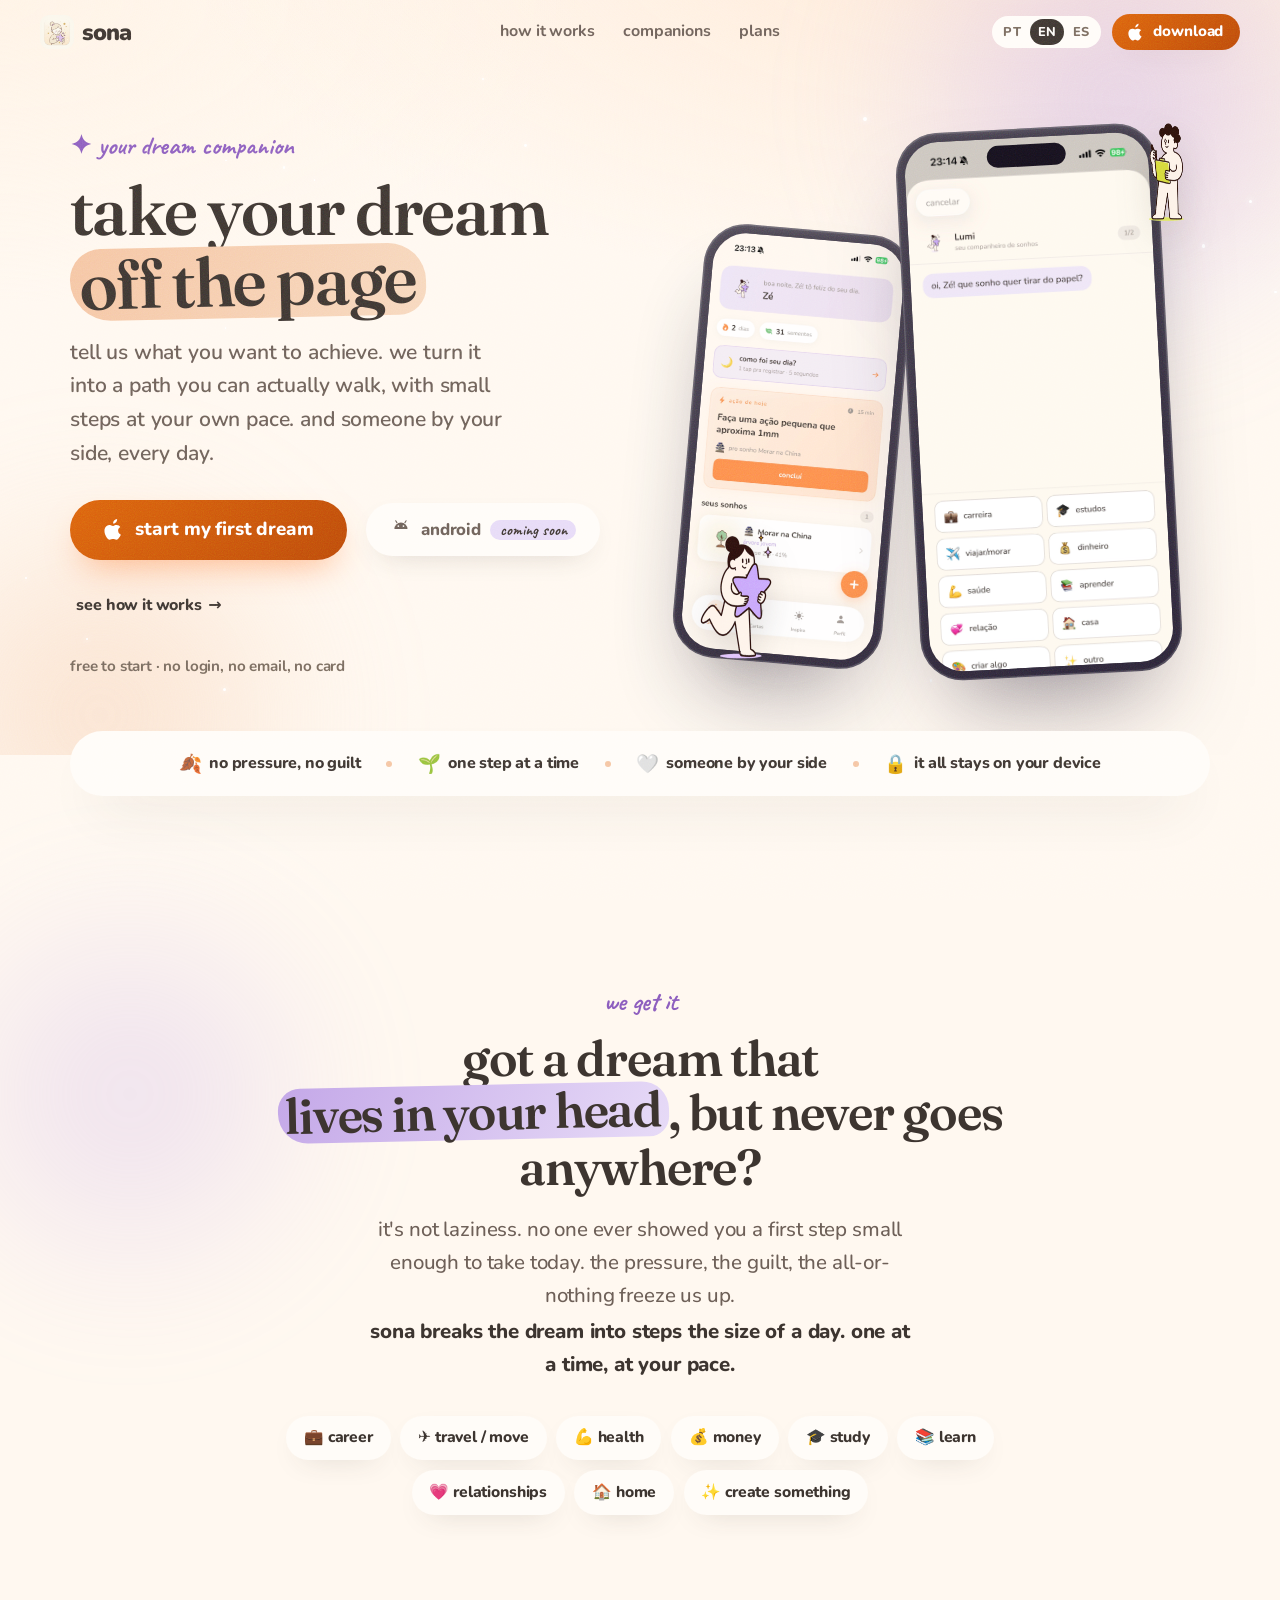
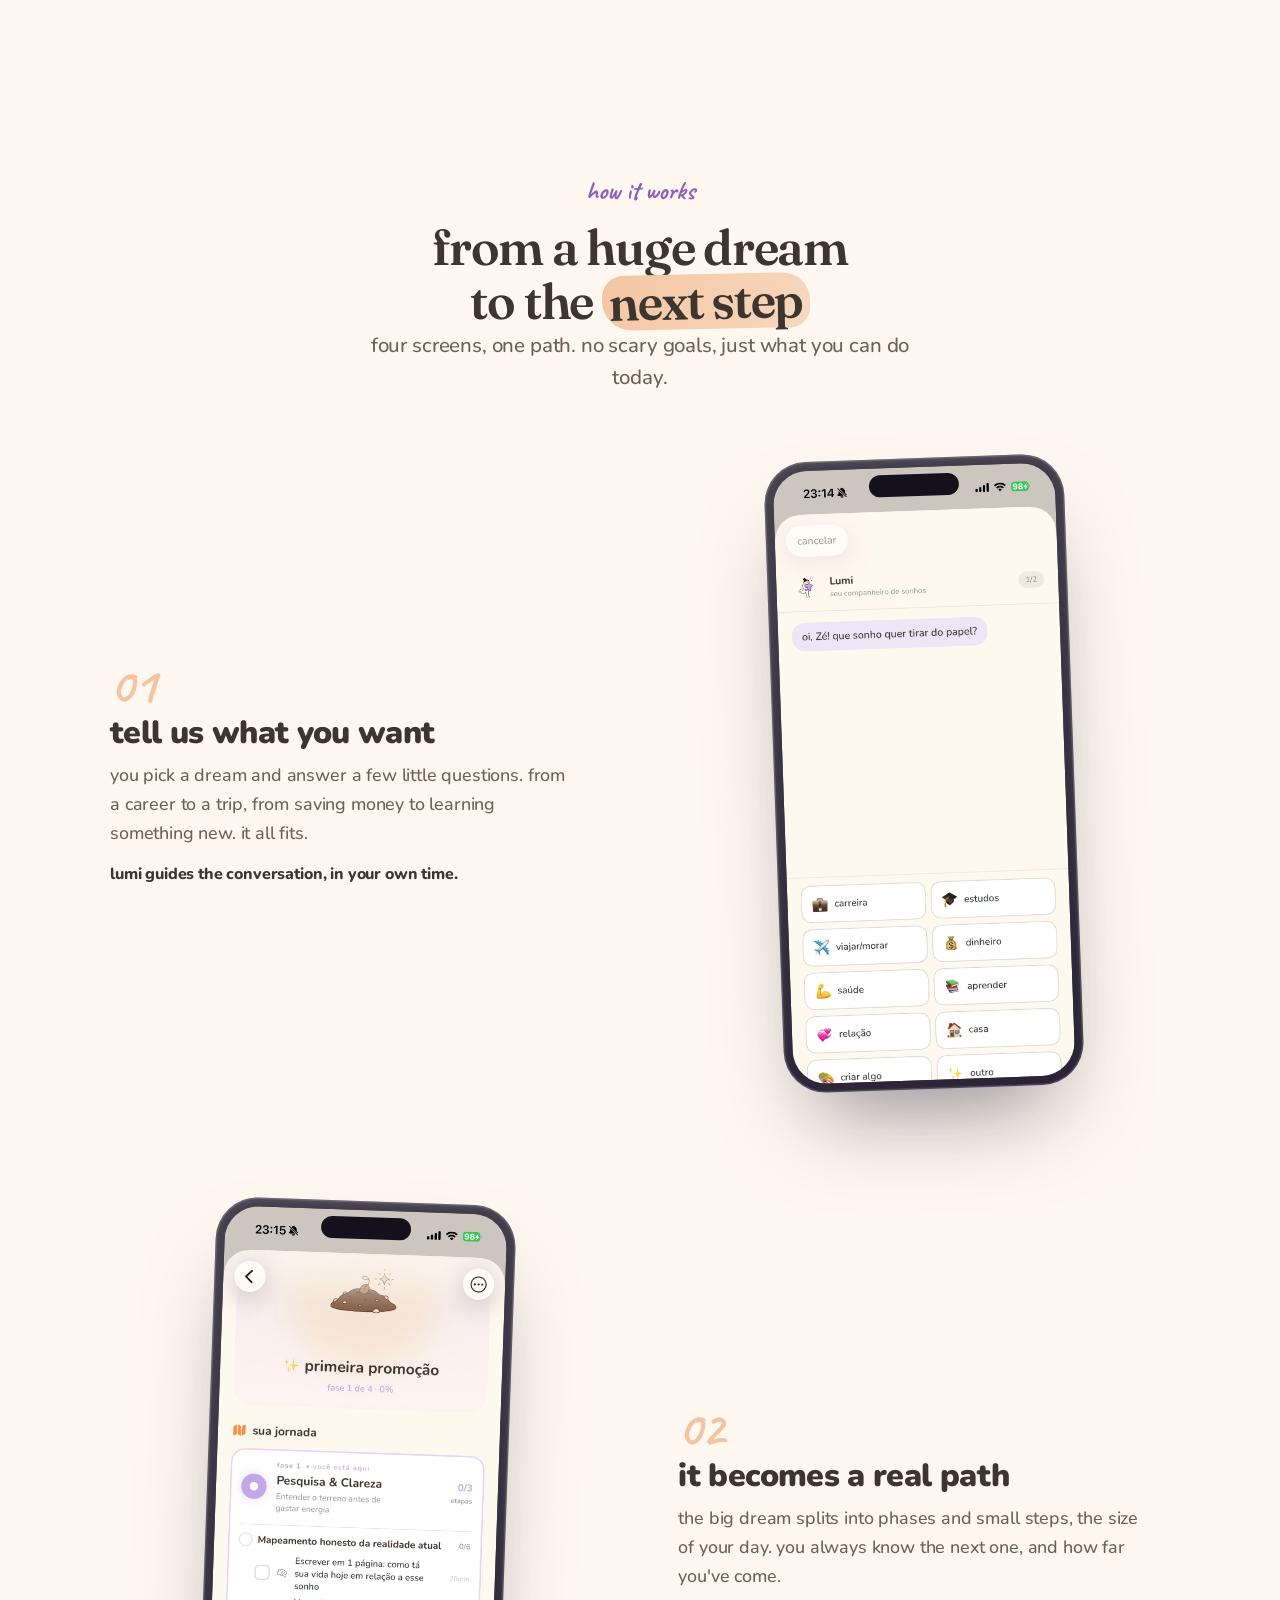
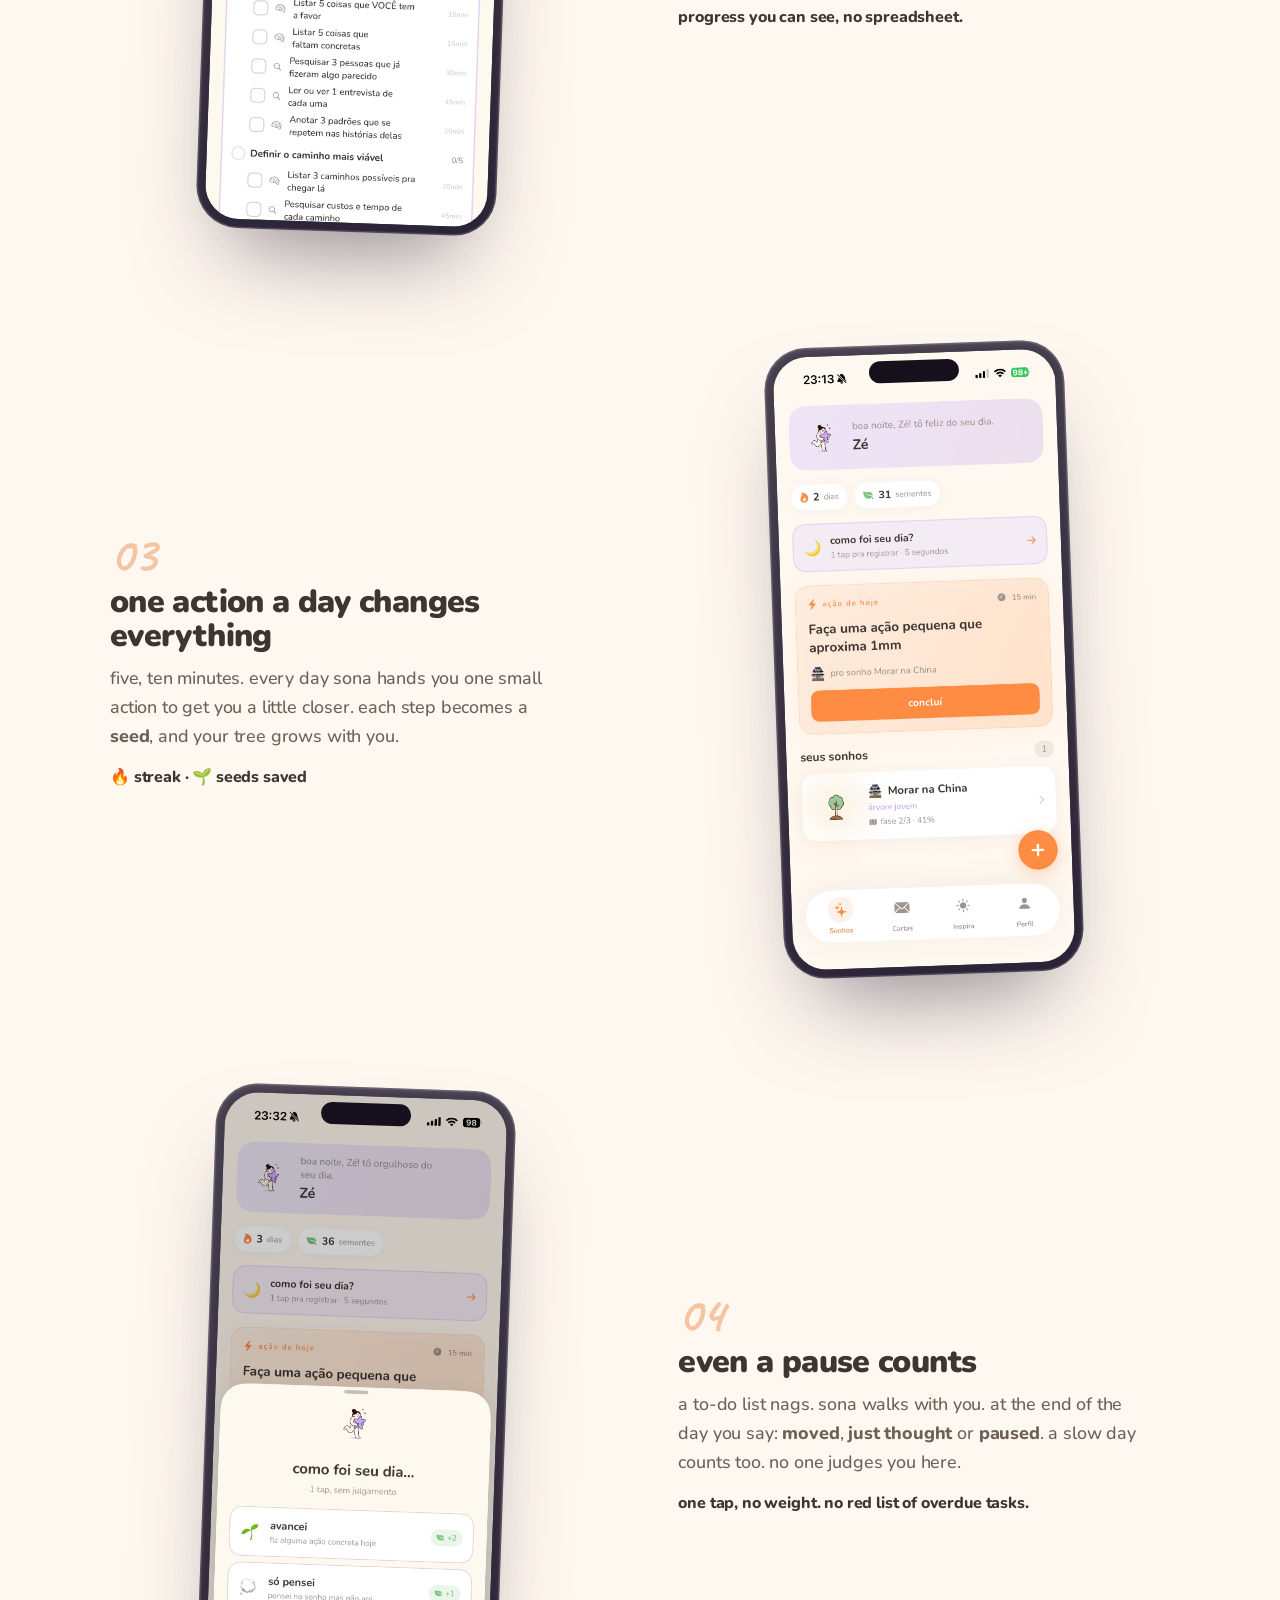
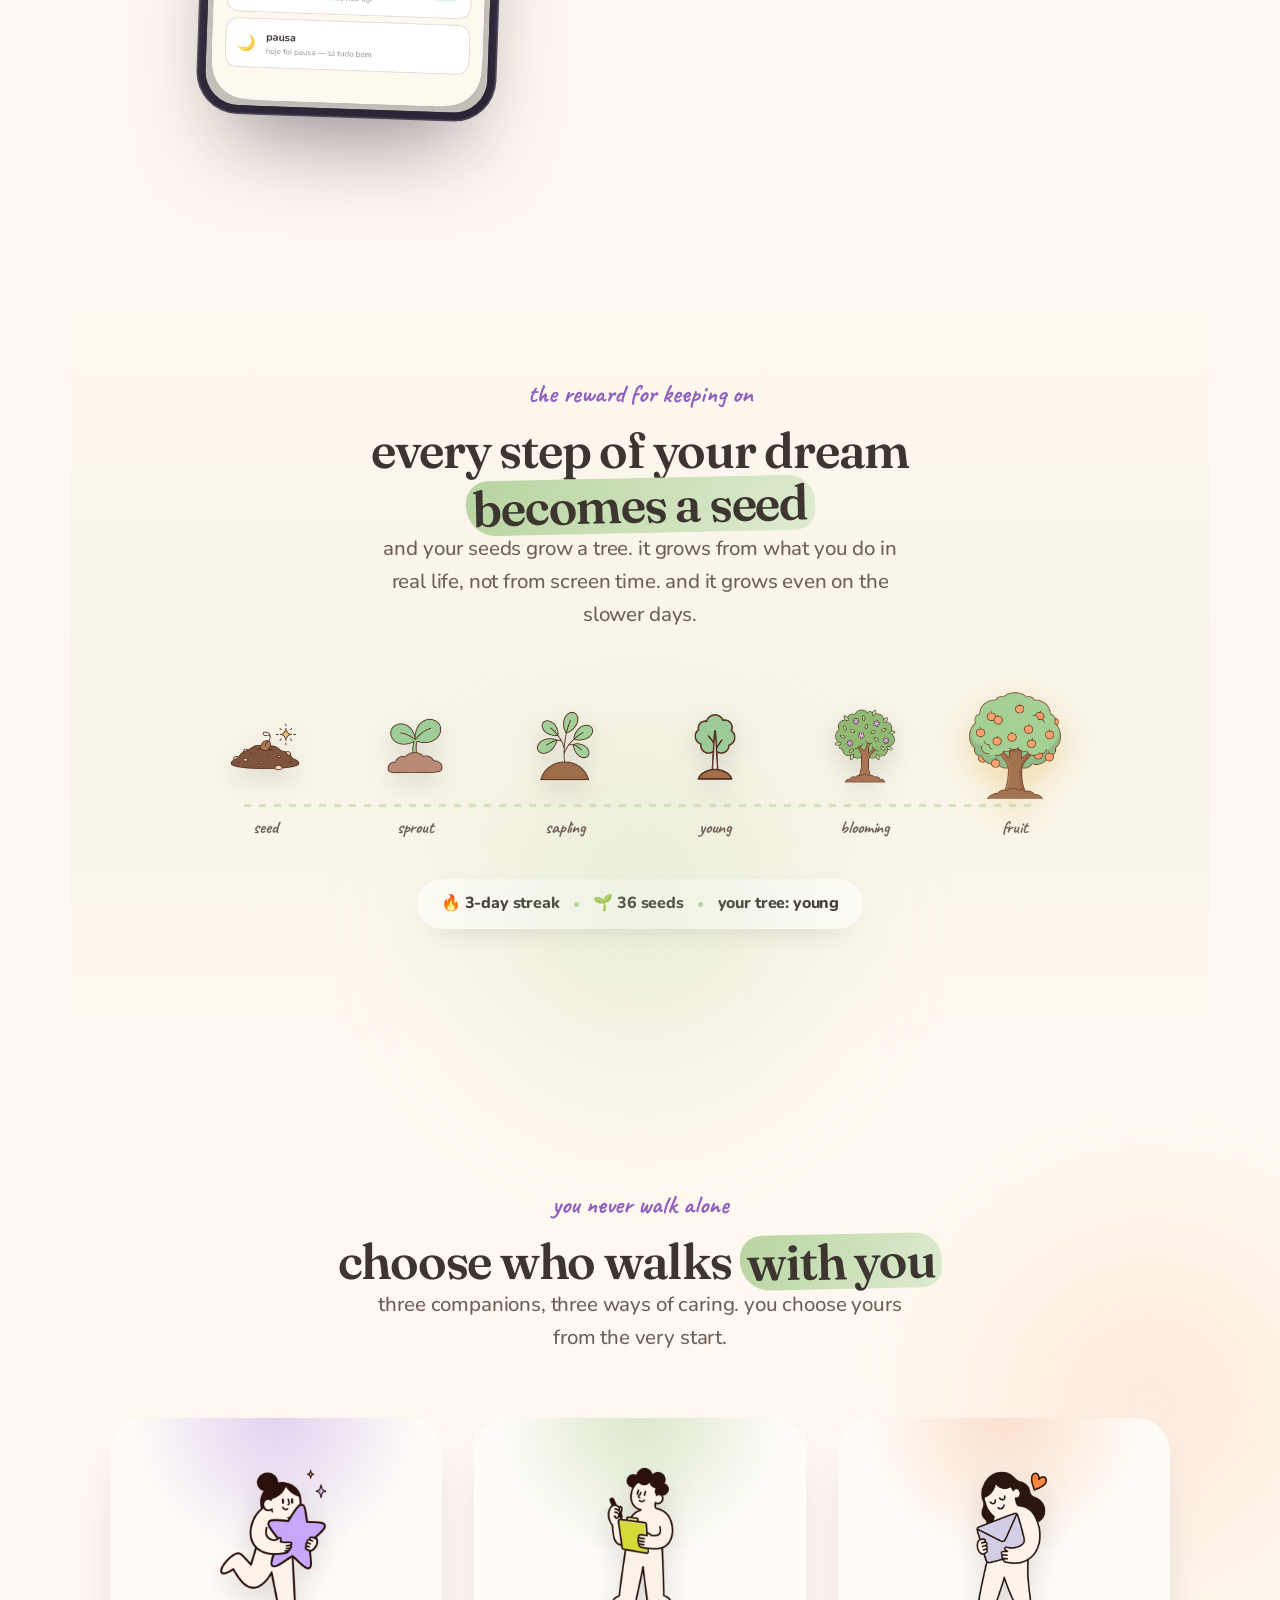
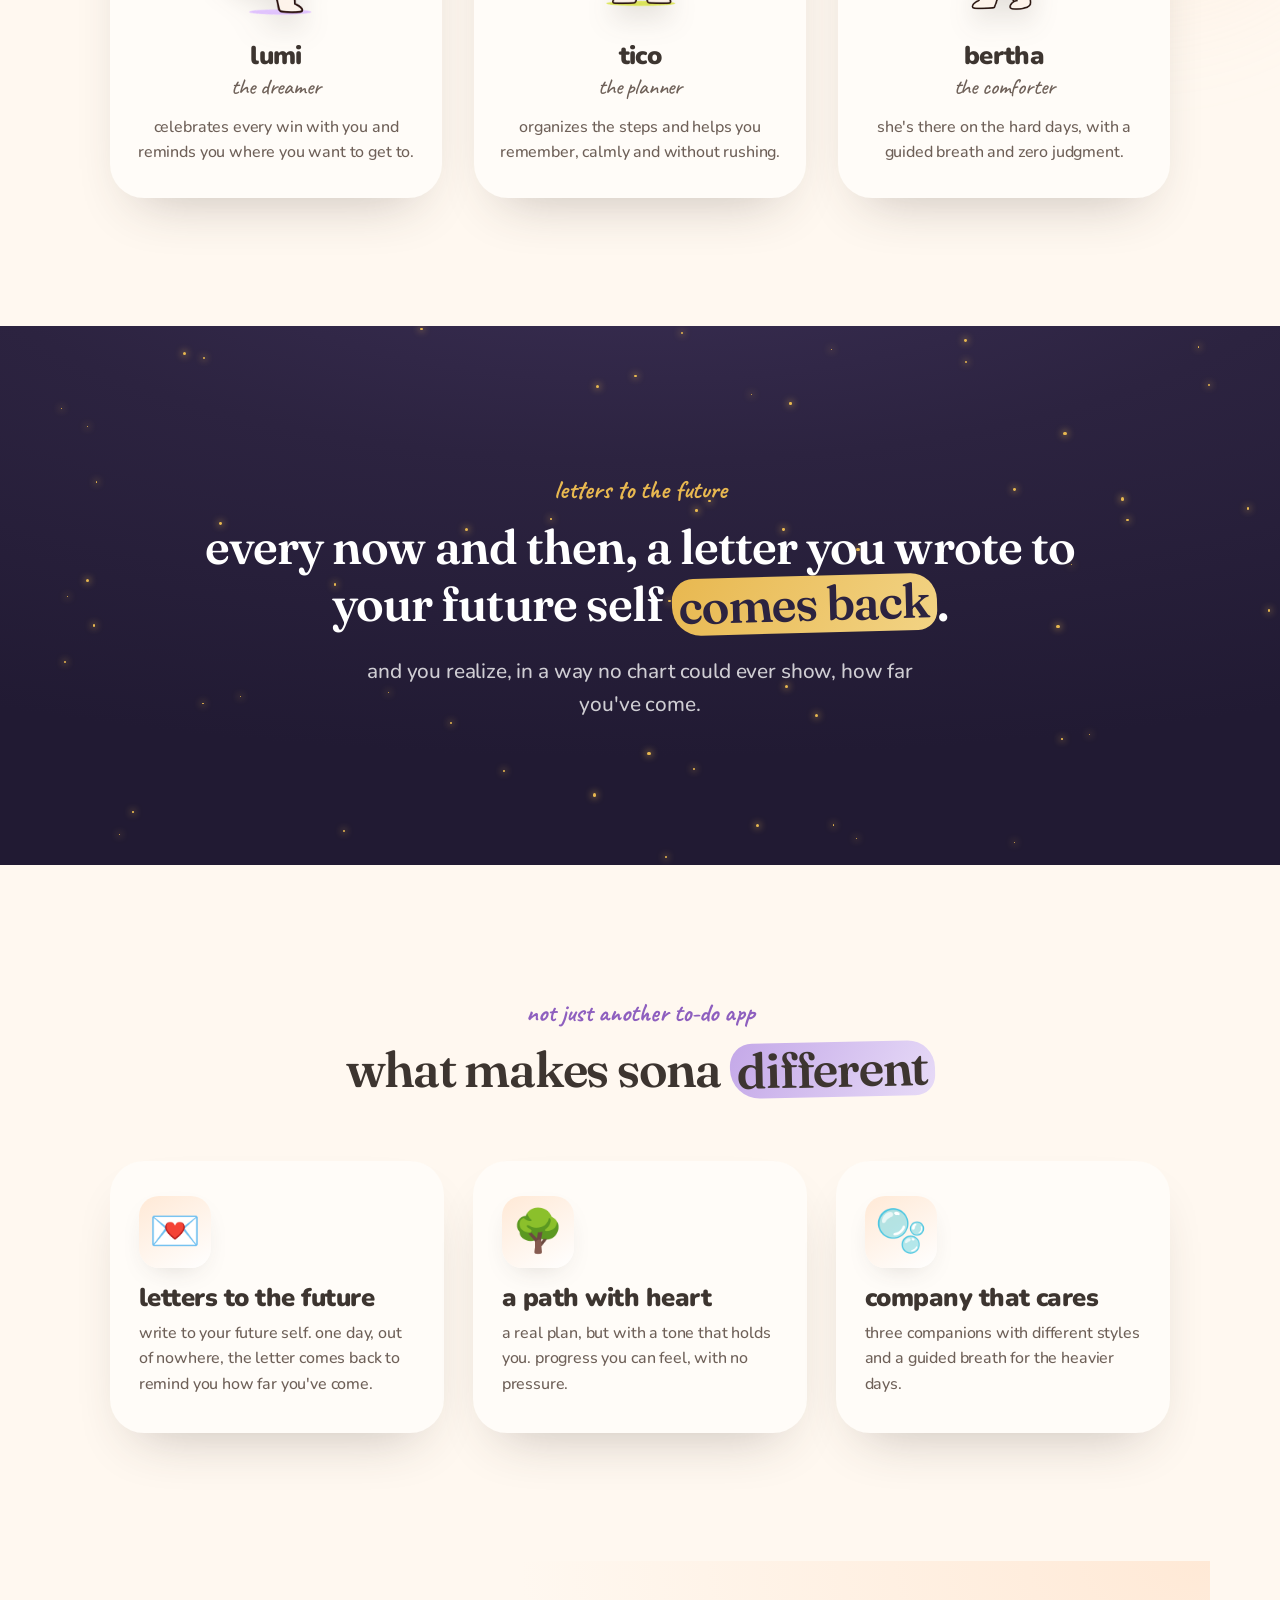
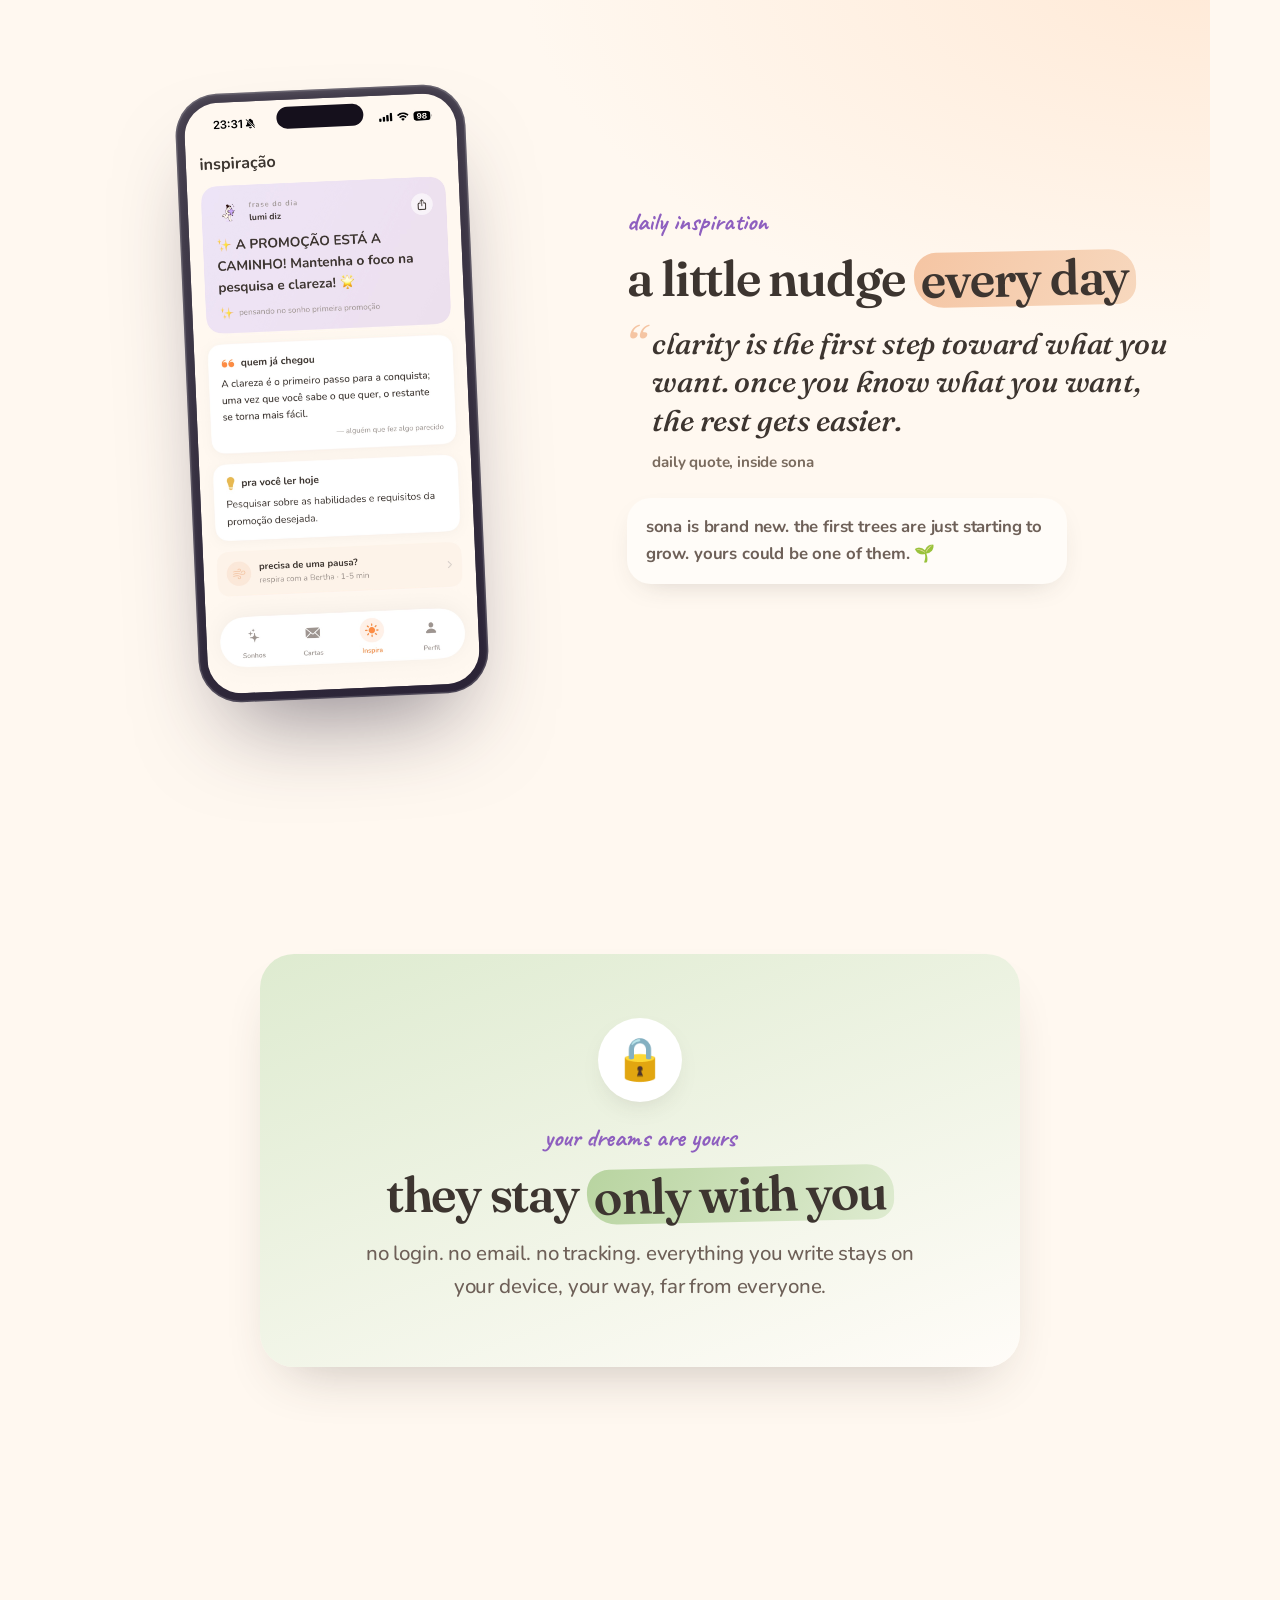
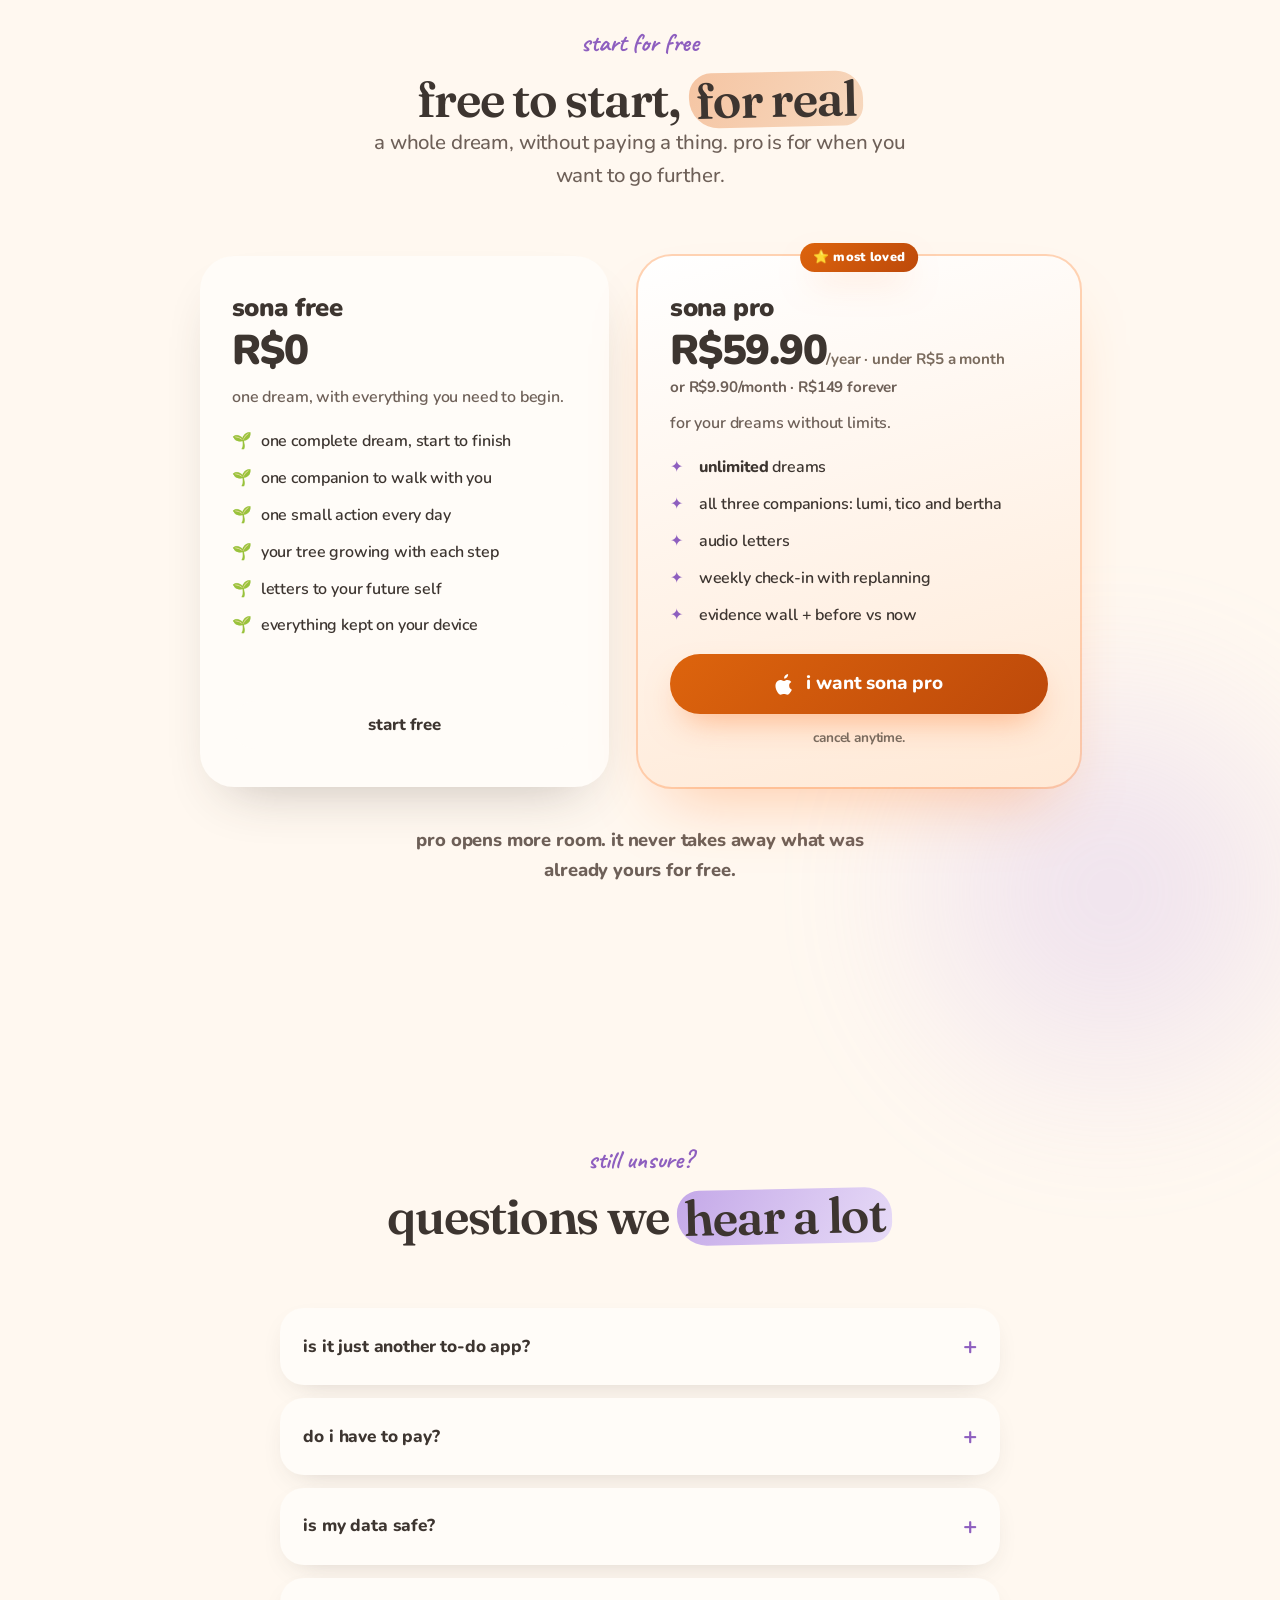
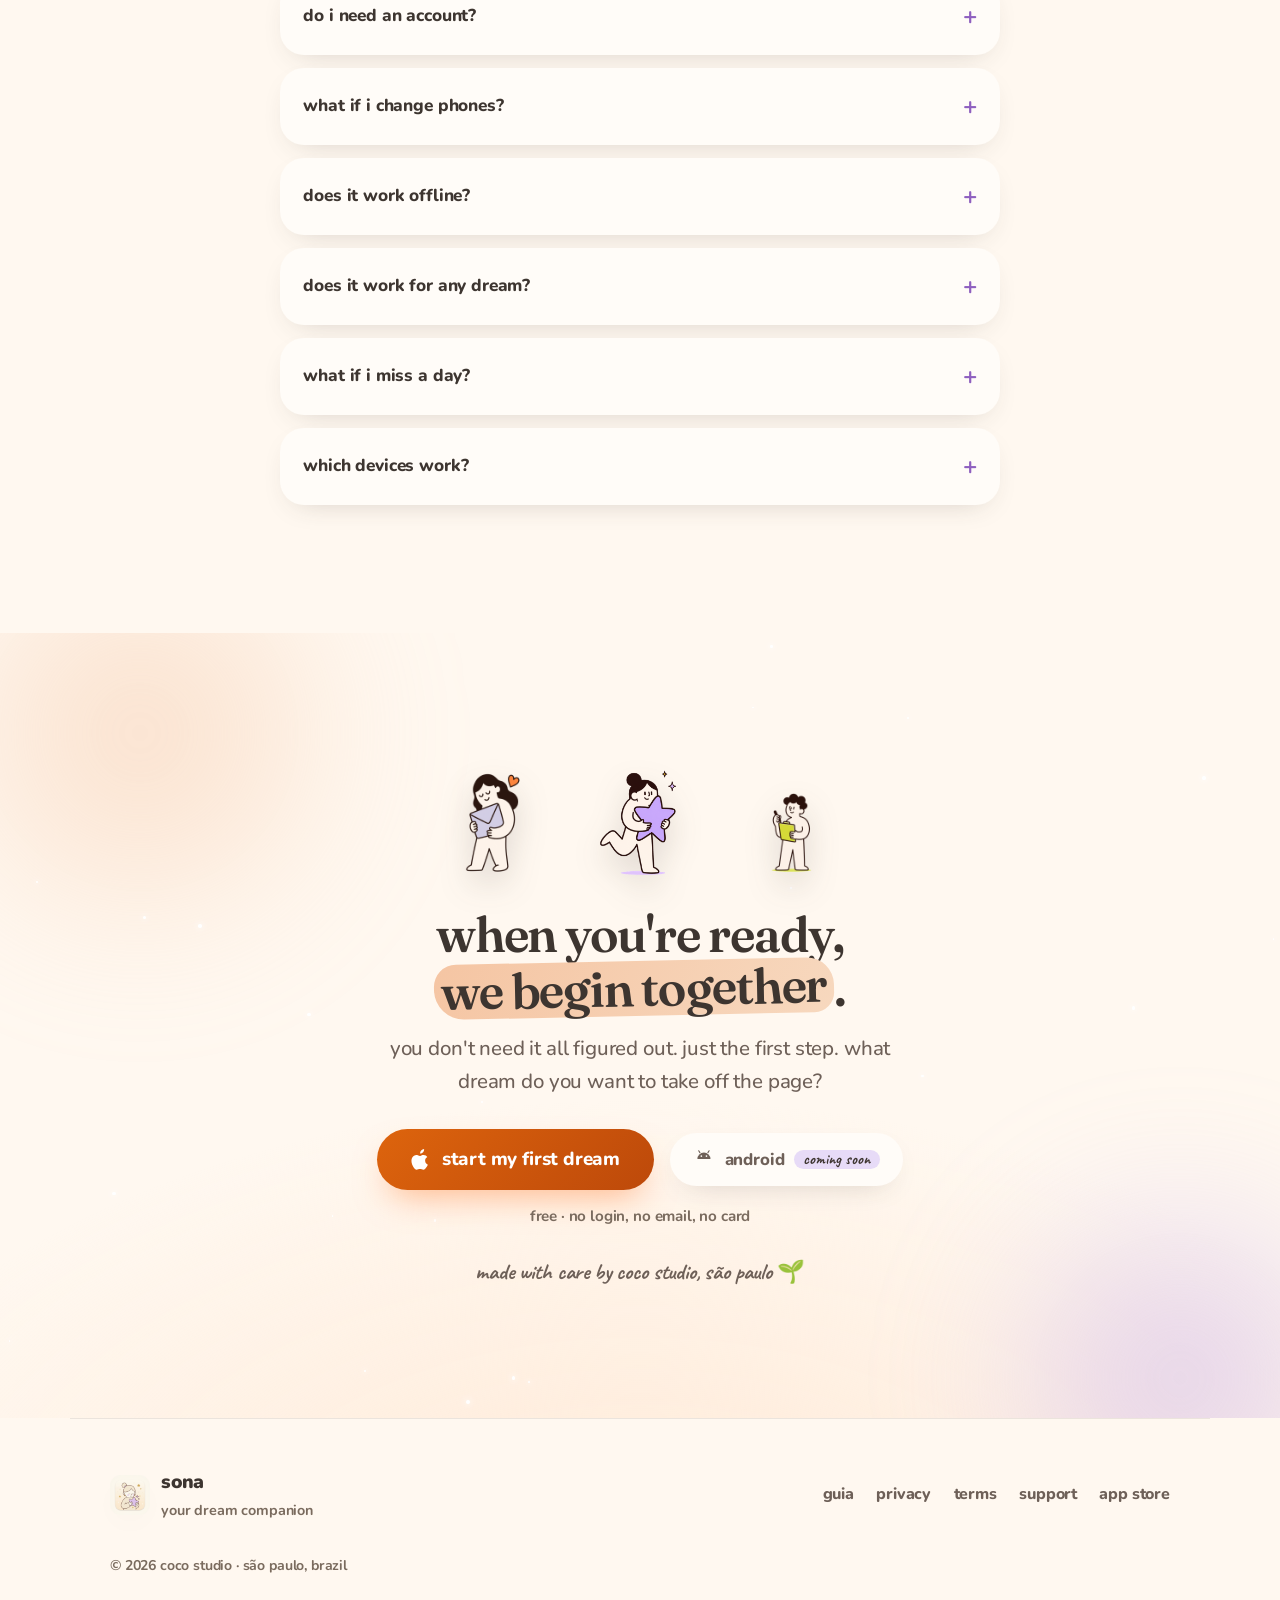
<file: index.html>
<!doctype html>
<html lang="pt-BR">
<head>
<meta charset="utf-8" />
<meta name="viewport" content="width=device-width, initial-scale=1, viewport-fit=cover" />
<title>sona: tire o seu sonho do papel</title>
<meta name="description" content="conta o que você quer realizar e o sona transforma em um caminho possível, com passos pequenos pra dar no seu ritmo. com um companheiro do seu lado, todo dia. grátis pra começar." />
<meta name="theme-color" content="#FFF8F0" />
<link rel="canonical" href="https://sonadreams.com/" />
<meta name="apple-itunes-app" content="app-id=6774424990" />

<!-- Google Analytics 4 · Coco Studio (Sona) -->
<script async src="https://www.googletagmanager.com/gtag/js?id=G-6F5FHSGNDQ"></script>
<script>
  window.dataLayer = window.dataLayer || [];
  function gtag(){dataLayer.push(arguments);}
  gtag('js', new Date());
  gtag('config', 'G-6F5FHSGNDQ');

  // funil Coco Studio: visita -> scroll -> clique na App Store
  (function(){
    var APP='sona';
    document.addEventListener('click', function(e){
      var a = e.target.closest ? e.target.closest('a[href*="apps.apple.com"]') : null;
      if(!a) return;
      var loc = a.getAttribute('data-goatcounter-click') || a.getAttribute('data-cta')
              || (a.closest('section') && a.closest('section').id)
              || (a.textContent||'').trim().slice(0,40) || 'sem-rotulo';
      gtag('event','app_store_click',{app:APP, cta_location:loc, link_url:a.href});
    }, true);
    var marks=[25,50,75,90], hit={};
    function onScroll(){
      var d=document.documentElement, b=document.body||{};
      var st=d.scrollTop||b.scrollTop||0;
      var sh=(d.scrollHeight||b.scrollHeight||0)-d.clientHeight;
      var p= sh>0 ? Math.round(st/sh*100) : 0;
      for(var i=0;i<marks.length;i++){var m=marks[i]; if(p>=m && !hit[m]){hit[m]=1; gtag('event','scroll_depth',{app:APP, percent_scrolled:m});}}
      if(hit[90]) window.removeEventListener('scroll', onScroll);
    }
    window.addEventListener('scroll', onScroll, {passive:true});
  })();
</script>

<!-- Open Graph -->
<meta property="og:type" content="website" />
<meta property="og:title" content="sona: tire o seu sonho do papel" />
<meta property="og:description" content="seu companheiro de sonhos. um passo pequeno por dia, sem cobrança, sem culpa." />
<meta property="og:url" content="https://sonadreams.com/" />
<meta property="og:image" content="https://sonadreams.com/assets/og.png" />
<meta property="og:image:width" content="1200" />
<meta property="og:image:height" content="630" />
<meta property="og:locale" content="pt_BR" />
<meta property="og:locale:alternate" content="en_US" />
<meta property="og:locale:alternate" content="es_ES" />
<meta name="twitter:card" content="summary_large_image" />
<meta name="twitter:image" content="https://sonadreams.com/assets/og.png" />

<link rel="icon" type="image/png" href="assets/icon.png" />
<link rel="apple-touch-icon" href="assets/icon.png" />

<link rel="preconnect" href="https://fonts.googleapis.com" />
<link rel="preconnect" href="https://fonts.gstatic.com" crossorigin />
<link rel="stylesheet" href="https://fonts.googleapis.com/css2?family=Fraunces:ital,opsz,wght@0,9..144,400..900;1,9..144,500..700&family=Nunito:ital,wght@0,400;0,500;0,600;0,700;0,800;0,900;1,700&family=Caveat:wght@500;600;700&display=swap" media="print" onload="this.media='all'" />
<noscript><link rel="stylesheet" href="https://fonts.googleapis.com/css2?family=Fraunces:ital,opsz,wght@0,9..144,400..900;1,9..144,500..700&family=Nunito:ital,wght@0,400;0,500;0,600;0,700;0,800;0,900;1,700&family=Caveat:wght@500;600;700&display=swap" /></noscript>

<link rel="stylesheet" href="styles.css" />

<script type="application/ld+json">
{
  "@context": "https://schema.org",
  "@type": "SoftwareApplication",
  "name": "Sona: Sonhos e Metas",
  "alternateName": "Sona",
  "operatingSystem": "iOS",
  "applicationCategory": "LifestyleApplication",
  "inLanguage": "pt-BR",
  "description": "Conta o que você quer realizar e o Sona transforma em um caminho possível, com passos pequenos no seu ritmo e um companheiro do seu lado, todo dia. Grátis pra começar.",
  "offers": { "@type": "Offer", "price": "0", "priceCurrency": "BRL" },
  "author": { "@type": "Organization", "name": "Coco Studio", "url": "https://sonadreams.com/" },
  "publisher": { "@type": "Organization", "name": "Coco Studio" },
  "screenshot": "https://sonadreams.com/assets/screens/01_chat.jpg",
  "downloadUrl": "https://apps.apple.com/app/id6774424990",
  "url": "https://apps.apple.com/app/id6774424990"
}
</script>

<script type="application/ld+json">
{
  "@context": "https://schema.org",
  "@type": "FAQPage",
  "mainEntity": [
    { "@type": "Question", "name": "É só mais um app de tarefas?", "acceptedAnswer": { "@type": "Answer", "text": "Não. O Sona junta planejamento de verdade, um companheiro que te acompanha e cartas pro seu futuro. É menos checklist, mais caminhada." } },
    { "@type": "Question", "name": "Preciso pagar?", "acceptedAnswer": { "@type": "Answer", "text": "Não. Dá pra cuidar de um sonho inteiro de graça, com tudo que precisa pra começar. O Pro é só pra quem quer ir além." } },
    { "@type": "Question", "name": "Meus dados estão seguros?", "acceptedAnswer": { "@type": "Answer", "text": "Totalmente. Seus sonhos ficam guardados só no seu aparelho. A gente não vê nem rastreia. Sem login, sem e-mail." } },
    { "@type": "Question", "name": "Preciso criar conta?", "acceptedAnswer": { "@type": "Answer", "text": "Não. Sem login, sem e-mail. Você abre o app e já começa." } },
    { "@type": "Question", "name": "E se eu trocar de celular?", "acceptedAnswer": { "@type": "Answer", "text": "Como tudo fica no seu aparelho, seus sonhos acompanham o backup do seu iPhone (iCloud ou no computador) quando você muda de aparelho." } },
    { "@type": "Question", "name": "Funciona offline?", "acceptedAnswer": { "@type": "Answer", "text": "Funciona. O Sona é seu, no seu celular, sem depender de internet." } },
    { "@type": "Question", "name": "Funciona pra qualquer sonho?", "acceptedAnswer": { "@type": "Answer", "text": "Carreira, viagem, saúde, dinheiro, estudos, relações, criar algo... se cabe num sonho, cabe aqui." } },
    { "@type": "Question", "name": "E se eu falhar um dia?", "acceptedAnswer": { "@type": "Answer", "text": "Não existe falhar. Dia de pausa também conta como caminho. O Sona nunca vai te cobrar." } },
    { "@type": "Question", "name": "Em que aparelho funciona?", "acceptedAnswer": { "@type": "Answer", "text": "iPhone com iOS 17 ou mais recente. Android tá nos planos." } }
  ]
}
</script>
</head>
<body>
<a class="skip" href="#top" data-i18n="skip">pular para o conteúdo</a>

<!-- grain + atmosphere overlays -->
<div class="grain" aria-hidden="true"></div>

<!-- ============ NAV ============ -->
<header class="nav" id="nav">
  <a class="nav__brand" href="#top" aria-label="sona">
    <img src="assets/icon.png" alt="" class="nav__logo" width="34" height="34" />
    <span class="nav__word">sona</span>
  </a>
  <nav class="nav__links" aria-label="nav">
    <a href="#como-funciona" data-i18n="nav.how">como funciona</a>
    <a href="#companheiros" data-i18n="nav.companions">companheiros</a>
    <a href="#planos" data-i18n="nav.plans">planos</a>
  </nav>
  <div class="nav__right">
    <div class="langtoggle" role="group" aria-label="idioma / language">
      <button type="button" data-lang="pt" class="is-active" aria-pressed="true">PT</button>
      <button type="button" data-lang="en" aria-pressed="false">EN</button>
      <button type="button" data-lang="es" aria-pressed="false">ES</button>
    </div>
    <a class="btn btn--sm" href="https://apps.apple.com/app/id6774424990" target="_blank" rel="noopener">
      <svg class="apple" viewBox="0 0 16 18" aria-hidden="true"><path d="M13.27 13.9c-.24.55-.52 1.06-.85 1.53-.45.64-.81 1.08-1.09 1.33-.44.4-.9.61-1.4.62-.36 0-.79-.1-1.29-.31-.5-.2-.96-.31-1.38-.31-.44 0-.91.1-1.42.31-.51.21-.92.32-1.24.33-.48.02-.96-.2-1.43-.64-.31-.27-.69-.72-1.13-1.36-.48-.68-.87-1.46-1.18-2.36-.33-.97-.5-1.91-.5-2.82 0-1.04.23-1.94.68-2.69.35-.6.82-1.08 1.41-1.43.59-.35 1.22-.53 1.91-.54.39 0 .89.12 1.51.35.62.23 1.02.35 1.19.35.13 0 .57-.14 1.32-.41.71-.25 1.31-.36 1.8-.32 1.33.11 2.33.63 3 1.57-1.19.72-1.78 1.73-1.77 3.02.01 1.01.38 1.85 1.1 2.51.33.31.69.55 1.1.72-.09.26-.18.5-.28.74ZM10.6 1.04c0 .78-.28 1.5-.85 2.17-.69.79-1.52 1.25-2.42 1.18-.01-.09-.02-.19-.02-.3 0-.75.33-1.55.9-2.2.29-.33.65-.6 1.1-.82.44-.21.86-.33 1.26-.35.01.11.02.21.02.32Z"/></svg>
      <span data-i18n="nav.download">baixar</span>
    </a>
  </div>
</header>

<main id="top">

  <!-- ============ HERO ============ -->
  <section class="hero" id="hero">
    <div class="blob blob--lilac" aria-hidden="true"></div>
    <div class="blob blob--peach" aria-hidden="true"></div>
    <div class="stars" aria-hidden="true"></div>

    <div class="hero__inner">
      <div class="hero__copy">
        <p class="eyebrow reveal" data-d="0" data-i18n="hero.eyebrow">✦ seu companheiro de sonhos</p>
        <h1 class="hero__title reveal" data-d="1" data-i18n="hero.h1">
          tire o seu sonho
          <span class="mark mark--peach">do papel</span>
        </h1>
        <p class="hero__sub reveal" data-d="2" data-i18n="hero.sub">
          conta o que você quer realizar. a gente transforma num caminho
          possível, com passos pequenos pra dar no seu ritmo. e tem sempre
          alguém do seu lado, todo dia.
        </p>
        <div class="hero__cta reveal" data-d="3">
          <a class="btn btn--lg" href="https://apps.apple.com/app/id6774424990" target="_blank" rel="noopener">
            <svg class="apple" viewBox="0 0 16 18" aria-hidden="true"><path d="M13.27 13.9c-.24.55-.52 1.06-.85 1.53-.45.64-.81 1.08-1.09 1.33-.44.4-.9.61-1.4.62-.36 0-.79-.1-1.29-.31-.5-.2-.96-.31-1.38-.31-.44 0-.91.1-1.42.31-.51.21-.92.32-1.24.33-.48.02-.96-.2-1.43-.64-.31-.27-.69-.72-1.13-1.36-.48-.68-.87-1.46-1.18-2.36-.33-.97-.5-1.91-.5-2.82 0-1.04.23-1.94.68-2.69.35-.6.82-1.08 1.41-1.43.59-.35 1.22-.53 1.91-.54.39 0 .89.12 1.51.35.62.23 1.02.35 1.19.35.13 0 .57-.14 1.32-.41.71-.25 1.31-.36 1.8-.32 1.33.11 2.33.63 3 1.57-1.19.72-1.78 1.73-1.77 3.02.01 1.01.38 1.85 1.1 2.51.33.31.69.55 1.1.72-.09.26-.18.5-.28.74ZM10.6 1.04c0 .78-.28 1.5-.85 2.17-.69.79-1.52 1.25-2.42 1.18-.01-.09-.02-.19-.02-.3 0-.75.33-1.55.9-2.2.29-.33.65-.6 1.1-.82.44-.21.86-.33 1.26-.35.01.11.02.21.02.32Z"/></svg>
            <span data-i18n="hero.cta">começar meu primeiro sonho</span>
          </a>
          <span class="btn-soon" data-i18n-title="soon.title" title="em breve no android">
            <svg class="andro" viewBox="0 0 24 24" aria-hidden="true">
              <path d="M4.8 12.2a7.2 7.2 0 0 1 14.4 0Z"/>
              <circle cx="9.2" cy="8.9" r=".95" fill="#FFFCF8"/><circle cx="14.8" cy="8.9" r=".95" fill="#FFFCF8"/>
              <path d="M7.6 5.1 6.3 3.1M16.4 5.1l1.3-2" stroke="currentColor" stroke-width="1.2" stroke-linecap="round" fill="none"/>
            </svg>
            android <small data-i18n="soon">em breve</small>
          </span>
          <a class="btn-ghost" href="#como-funciona" data-i18n="hero.ghost">ver como funciona</a>
        </div>
        <p class="hero__trust reveal" data-d="4" data-i18n="hero.trust">
          grátis pra começar · sem login, sem e-mail, sem cartão
        </p>
      </div>

      <div class="hero__art reveal" data-d="3">
        <div class="phone phone--back" data-parallax="0.04">
          <div class="phone__screen"><img src="assets/screens/03_home.jpg" alt="tela inicial do sona com a ação do dia e a árvore crescendo" loading="eager" width="1000" height="2174" /></div>
        </div>
        <div class="phone phone--front" data-parallax="0.09">
          <div class="phone__notch" aria-hidden="true"></div>
          <div class="phone__screen"><img src="assets/screens/01_chat.jpg" alt="conversa com a lumi perguntando qual sonho você quer tirar do papel" loading="eager" width="1000" height="2174" /></div>
        </div>
        <img class="mascot mascot--hero-lumi float-slow" src="assets/mascots/lumi.png" alt="" aria-hidden="true" width="180" height="146" />
        <img class="mascot mascot--hero-tico float-slower" src="assets/mascots/tico.png" alt="" aria-hidden="true" width="150" height="120" />
      </div>
    </div>
  </section>

  <!-- ============ TRUST STRIP ============ -->
  <section class="strip" aria-label="o que torna o sona diferente">
    <div class="strip__item reveal" data-i18n="strip.1"><span class="strip__ico" aria-hidden="true">🍂</span> sem cobrança, sem culpa</div>
    <div class="strip__sep" aria-hidden="true"></div>
    <div class="strip__item reveal" data-d="1" data-i18n="strip.2"><span class="strip__ico" aria-hidden="true">🌱</span> um passo de cada vez</div>
    <div class="strip__sep" aria-hidden="true"></div>
    <div class="strip__item reveal" data-d="2" data-i18n="strip.3"><span class="strip__ico" aria-hidden="true">🤍</span> alguém do seu lado</div>
    <div class="strip__sep" aria-hidden="true"></div>
    <div class="strip__item reveal" data-d="3" data-i18n="strip.4"><span class="strip__ico" aria-hidden="true">🔒</span> tudo fica no seu aparelho</div>
  </section>

  <p class="wedge reveal" data-i18n="wedge">companhia <i>+</i> plano de sonho <i>+</i> cartas do futuro. <b>num app só</b>.</p>

  <!-- ============ PROBLEM ============ -->
  <section class="problem" id="sonho">
    <div class="blob blob--lilac blob--soft" aria-hidden="true"></div>
    <div class="problem__inner">
      <p class="eyebrow reveal" data-i18n="prob.eyebrow">a gente entende</p>
      <h2 class="reveal" data-d="1" data-i18n="prob.h2">tem um sonho que <span class="mark mark--lilac">vive na sua cabeça</span>, mas nunca sai do lugar?</h2>
      <p class="lead reveal" data-d="2" data-i18n="prob.body">
        não é preguiça. é que ninguém nunca te mostrou um primeiro passo
        pequeno o suficiente pra dar hoje. a pressão, a culpa, o
        tudo-ou-nada travam a gente.
      </p>
      <p class="lead lead--accent reveal" data-d="3" data-i18n="prob.accent">o sona quebra o sonho em passos do tamanho de um dia. um de cada vez, no seu ritmo.</p>

      <ul class="chips reveal" data-d="3" aria-label="tipos de sonho">
        <li data-i18n="chip.career">💼 carreira</li>
        <li data-i18n="chip.travel">✈️ viajar / morar</li>
        <li data-i18n="chip.health">💪 saúde</li>
        <li data-i18n="chip.money">💰 dinheiro</li>
        <li data-i18n="chip.study">🎓 estudar</li>
        <li data-i18n="chip.learn">📚 aprender</li>
        <li data-i18n="chip.relationship">💗 relação</li>
        <li data-i18n="chip.home">🏠 casa</li>
        <li data-i18n="chip.create">✨ criar algo</li>
      </ul>
    </div>
  </section>

  <!-- ============ HOW IT WORKS ============ -->
  <section class="how" id="como-funciona">
    <div class="how__head">
      <p class="eyebrow reveal" data-i18n="how.eyebrow">como funciona</p>
      <h2 class="reveal" data-d="1" data-i18n="how.h2">do sonho gigante <br>ao <span class="mark mark--peach">próximo passo</span></h2>
      <p class="lead reveal" data-d="2" data-i18n="how.lead">quatro telas, um caminho. nada de meta assustadora, só o que dá pra fazer hoje.</p>
    </div>

    <!-- step 1 -->
    <article class="step reveal">
      <div class="step__text">
        <span class="step__num">01</span>
        <h3 data-i18n="step1.title">conta o que você quer</h3>
        <p data-i18n="step1.body">você escolhe um sonho e responde umas perguntinhas. de carreira a uma viagem, de juntar dinheiro a aprender algo novo. cabe tudo.</p>
        <p class="note" data-i18n="step1.note">a lumi conduz a conversa, no seu tempo.</p>
      </div>
      <div class="step__art">
        <div class="phone" data-parallax="0.05">
          <div class="phone__notch" aria-hidden="true"></div>
          <div class="phone__screen"><img src="assets/screens/01_chat.jpg" alt="tela de conversa com a lumi escolhendo um sonho" loading="lazy" width="1000" height="2174" /></div>
        </div>
      </div>
    </article>

    <!-- step 2 -->
    <article class="step step--rev reveal">
      <div class="step__text">
        <span class="step__num">02</span>
        <h3 data-i18n="step2.title">vira um caminho possível</h3>
        <p data-i18n="step2.body">o sonho grande se divide em fases e passos pequenos, do tamanho do seu dia. você sempre sabe qual é o próximo, e o quanto já andou.</p>
        <p class="note" data-i18n="step2.note">progresso que você vê, sem planilha.</p>
      </div>
      <div class="step__art">
        <div class="phone" data-parallax="0.05">
          <div class="phone__notch" aria-hidden="true"></div>
          <div class="phone__screen"><img src="assets/screens/02_journey.jpg" alt="tela da jornada do sonho em fases e etapas" loading="lazy" width="1000" height="2174" /></div>
        </div>
      </div>
    </article>

    <!-- step 3 -->
    <article class="step reveal">
      <div class="step__text">
        <span class="step__num">03</span>
        <h3 data-i18n="step3.title">uma ação por dia já muda tudo</h3>
        <p data-i18n="step3.body">cinco, dez minutos. todo dia o sona te entrega uma ação pequena pra te aproximar um pouquinho. cada passo vira uma <b>semente</b>, e a sua árvore cresce junto.</p>
        <p class="note" data-i18n="step3.note">🔥 sequência · 🌱 sementes guardadas</p>
      </div>
      <div class="step__art">
        <div class="phone" data-parallax="0.05">
          <div class="phone__notch" aria-hidden="true"></div>
          <div class="phone__screen"><img src="assets/screens/03_home.jpg" alt="tela inicial com a ação do dia, sequência e sementes" loading="lazy" width="1000" height="2174" /></div>
        </div>
      </div>
    </article>

    <!-- step 4 -->
    <article class="step step--rev reveal">
      <div class="step__text">
        <span class="step__num">04</span>
        <h3 data-i18n="step4.title">até a pausa conta</h3>
        <p data-i18n="step4.body">uma lista de tarefas cobra. o sona caminha com você. no fim do dia você diz: <b>avancei</b>, <b>só pensei</b> ou <b>pausa</b>. dia lento também conta. aqui ninguém te julga.</p>
        <p class="note" data-i18n="step4.note">um toque, sem peso. sem fila vermelha de atrasados.</p>
      </div>
      <div class="step__art">
        <div class="phone" data-parallax="0.05">
          <div class="phone__notch" aria-hidden="true"></div>
          <div class="phone__screen"><img src="assets/screens/04_checkin.jpg" alt="tela de check-in diário: avancei, só pensei ou pausa" loading="lazy" width="1000" height="2174" /></div>
        </div>
      </div>
    </article>
  </section>

  <!-- ============ TREE / REWARD LOOP ============ -->
  <section class="tree" id="arvore">
    <div class="blob blob--green-soft" aria-hidden="true"></div>
    <div class="tree__head">
      <p class="eyebrow reveal" data-i18n="tree.eyebrow">a recompensa de continuar</p>
      <h2 class="reveal" data-d="1" data-i18n="tree.h2">cada passo do seu sonho <span class="mark mark--green">vira uma semente</span></h2>
      <p class="lead reveal" data-d="2" data-i18n="tree.lead">e suas sementes fazem uma árvore crescer. ela cresce com o que você faz na vida real, não com tempo de tela. e cresce mesmo nos dias mais devagar.</p>
    </div>
    <ul class="tree__stages reveal" data-d="2" role="img" aria-label="uma semente que cresce em seis estágios até uma árvore cheia de frutos">
      <li><img src="assets/trees/tree_1_seed.png" alt="" width="180" height="180" loading="lazy" /><span data-i18n="tree.s1">semente</span></li>
      <li><img src="assets/trees/tree_2_sprout.png" alt="" width="180" height="180" loading="lazy" /><span data-i18n="tree.s2">broto</span></li>
      <li><img src="assets/trees/tree_3_sapling.png" alt="" width="180" height="180" loading="lazy" /><span data-i18n="tree.s3">muda</span></li>
      <li><img src="assets/trees/tree_4_young.png" alt="" width="180" height="180" loading="lazy" /><span data-i18n="tree.s4">jovem</span></li>
      <li><img src="assets/trees/tree_5_blooming.png" alt="" width="180" height="180" loading="lazy" /><span data-i18n="tree.s5">florindo</span></li>
      <li><img src="assets/trees/tree_6_fruiting.png" alt="" width="180" height="180" loading="lazy" /><span data-i18n="tree.s6">frutos</span></li>
    </ul>
    <p class="tree__counter reveal" data-d="3" data-i18n="tree.counter"><span>🔥 sequência de 3 dias</span><i></i><span>🌱 36 sementes</span><i></i><span>sua árvore: <b>jovem</b></span></p>
  </section>

  <!-- ============ MASCOTS ============ -->
  <section class="mascots" id="companheiros">
    <div class="blob blob--peach blob--soft" aria-hidden="true"></div>
    <div class="mascots__head">
      <p class="eyebrow reveal" data-i18n="mascots.eyebrow">você não caminha sozinho</p>
      <h2 class="reveal" data-d="1" data-i18n="mascots.h2">escolha quem caminha <span class="mark mark--green">com você</span></h2>
      <p class="lead reveal" data-d="2" data-i18n="mascots.lead">três companheiros, três jeitos de cuidar. você escolhe o seu desde o começo.</p>
    </div>
    <div class="mascots__grid">
      <article class="char char--lumi reveal">
        <div class="char__art"><img src="assets/mascots/lumi.png" alt="lumi" width="260" height="211" loading="lazy" /></div>
        <h3>lumi</h3>
        <p class="char__role" data-i18n="char.lumi.role">a sonhadora</p>
        <p data-i18n="char.lumi.desc">celebra cada conquista com você e te lembra de onde você quer chegar.</p>
      </article>
      <article class="char char--tico reveal" data-d="1">
        <div class="char__art"><img src="assets/mascots/tico.png" alt="tico" width="260" height="208" loading="lazy" /></div>
        <h3>tico</h3>
        <p class="char__role" data-i18n="char.tico.role">o planejador</p>
        <p data-i18n="char.tico.desc">organiza os passos e te ajuda a lembrar, com calma e sem pressa.</p>
      </article>
      <article class="char char--bertha reveal" data-d="2">
        <div class="char__art"><img src="assets/mascots/bertha.png" alt="bertha" width="260" height="260" loading="lazy" /></div>
        <h3>bertha</h3>
        <p class="char__role" data-i18n="char.bertha.role">a acolhedora</p>
        <p data-i18n="char.bertha.desc">está ali nos dias difíceis, com um respiro guiado e zero julgamento.</p>
      </article>
    </div>
  </section>

  <!-- ============ LETTERS / NIGHT BEAT ============ -->
  <section class="night">
    <div class="night__stars" aria-hidden="true"></div>
    <div class="night__inner">
      <p class="eyebrow eyebrow--light reveal" data-i18n="night.eyebrow">cartas do futuro</p>
      <h2 class="night__quote reveal" data-d="1" data-i18n="night.quote">
        de vez em quando, uma carta que você escreveu pro seu eu do futuro
        <span class="nowrap"><span class="mark mark--gold">chega de volta</span>.</span>
      </h2>
      <p class="night__sub reveal" data-d="2" data-i18n="night.sub">e você percebe, de um jeito que nenhum gráfico mostra, o quanto já caminhou.</p>
    </div>
  </section>

  <!-- ============ DIFFERENT / PILLARS ============ -->
  <section class="pillars" id="diferente">
    <div class="pillars__head">
      <p class="eyebrow reveal" data-i18n="pillars.eyebrow">não é mais um app de tarefas</p>
      <h2 class="reveal" data-d="1" data-i18n="pillars.h2">o que faz o sona <span class="mark mark--lilac">diferente</span></h2>
    </div>
    <div class="pillars__grid">
      <article class="pillar reveal">
        <div class="pillar__ico">💌</div>
        <h3 data-i18n="pillar1.title">cartas do futuro</h3>
        <p data-i18n="pillar1.body">escreva pro seu eu de daqui a um tempo. um dia, sem avisar, a carta volta pra te lembrar o quanto você já andou.</p>
      </article>
      <article class="pillar reveal" data-d="1">
        <div class="pillar__ico">🌳</div>
        <h3 data-i18n="pillar2.title">um caminho com alma</h3>
        <p data-i18n="pillar2.body">um plano pra valer, mas com um tom que acolhe. progresso que dá pra sentir, sem cobrança.</p>
      </article>
      <article class="pillar reveal" data-d="2">
        <div class="pillar__ico">🫧</div>
        <h3 data-i18n="pillar3.title">companhia que cuida</h3>
        <p data-i18n="pillar3.body">três companheiros com jeitos diferentes e um respiro guiado pros dias mais pesados.</p>
      </article>
    </div>
  </section>

  <!-- ============ SOCIAL PROOF ============ -->
  <section class="proof" id="inspira">
    <div class="proof__grid">
      <div class="proof__art reveal">
        <div class="phone" data-parallax="0.04">
          <div class="phone__notch" aria-hidden="true"></div>
          <div class="phone__screen"><img src="assets/screens/05_inspira.jpg" alt="tela de inspiração do sona com frase do dia e histórias de quem já chegou" loading="lazy" width="1000" height="2174" /></div>
        </div>
      </div>
      <div class="proof__copy">
        <p class="eyebrow reveal" data-i18n="proof.eyebrow">inspiração diária</p>
        <h2 class="reveal" data-d="1" data-i18n="proof.h2">um empurrãozinho <span class="mark mark--peach">todo dia</span></h2>
        <blockquote class="proof__quote reveal" data-d="2" data-i18n="proof.quote">
          a clareza é o primeiro passo pra conquista. quando você sabe o que quer, o resto fica mais fácil.
          <cite>frase do dia, dentro do sona</cite>
        </blockquote>
        <p class="proof__note reveal" data-d="3" data-i18n="proof.note">o sona é novinho. as primeiras árvores estão começando a crescer agora. a sua pode ser uma delas. 🌱</p>
      </div>
    </div>
  </section>

  <!-- ============ PRIVACY ============ -->
  <section class="privacy">
    <div class="privacy__inner reveal">
      <div class="privacy__seal" aria-hidden="true">🔒</div>
      <p class="eyebrow" data-i18n="privacy.eyebrow">seus sonhos são seus</p>
      <h2 data-i18n="privacy.h2">ficam <span class="mark mark--green">só com você</span></h2>
      <p class="lead" data-i18n="privacy.lead">sem login. sem e-mail. sem rastreio. tudo que você escreve fica guardado no seu aparelho, do seu jeito, longe de todo mundo.</p>
    </div>
  </section>

  <!-- ============ PRICING ============ -->
  <section class="pricing" id="planos">
    <div class="blob blob--lilac blob--soft" aria-hidden="true"></div>
    <div class="pricing__head">
      <p class="eyebrow reveal" data-i18n="pricing.eyebrow">comece de graça</p>
      <h2 class="reveal" data-d="1" data-i18n="pricing.h2">grátis pra começar <span class="mark mark--peach">de verdade</span></h2>
      <p class="lead reveal" data-d="2" data-i18n="pricing.lead">um sonho inteiro, sem pagar nada. o pro é pra quando você quiser ir além.</p>
    </div>
    <div class="pricing__grid">
      <article class="plan reveal">
        <h3 data-i18n="free.name">sona grátis</h3>
        <p class="plan__price"><span>R$0</span></p>
        <p class="plan__tag" data-i18n="free.tag">um sonho, com tudo que precisa pra começar.</p>
        <ul class="plan__list">
          <li data-i18n="free.li1">um sonho completo, do início ao fim</li>
          <li data-i18n="free.li2">um companheiro pra caminhar com você</li>
          <li data-i18n="free.li3">ação pequena todo dia</li>
          <li data-i18n="free.li4">sua árvore crescendo a cada passo</li>
          <li data-i18n="free.li5">cartas pro seu eu do futuro</li>
          <li data-i18n="free.li6">tudo guardado no seu aparelho</li>
        </ul>
        <a class="btn btn--soft btn--block" href="https://apps.apple.com/app/id6774424990" target="_blank" rel="noopener" data-i18n="free.cta">começar grátis</a>
      </article>

      <article class="plan plan--pro reveal" data-d="1">
        <span class="plan__badge" data-i18n="pro.badge">⭐ mais querido</span>
        <h3>sona pro</h3>
        <p class="plan__price" data-i18n="pro.price"><span>R$59,90</span><small>/ano · menos de R$5 por mês</small></p>
        <p class="plan__alt" data-i18n="pro.alt">ou R$9,90/mês · R$149 pra sempre</p>
        <p class="plan__tag" data-i18n="pro.tag">pros seus sonhos sem limite.</p>
        <ul class="plan__list">
          <li data-i18n="pro.li1">sonhos <b>ilimitados</b></li>
          <li data-i18n="pro.li2">os três companheiros: lumi, tico e bertha</li>
          <li data-i18n="pro.li3">cartas em áudio</li>
          <li data-i18n="pro.li4">check-in semanal com replanejamento</li>
          <li data-i18n="pro.li5">mural de evidências + antes vs agora</li>
        </ul>
        <a class="btn btn--lg btn--block" href="https://apps.apple.com/app/id6774424990" target="_blank" rel="noopener">
          <svg class="apple" viewBox="0 0 16 18" aria-hidden="true"><path d="M13.27 13.9c-.24.55-.52 1.06-.85 1.53-.45.64-.81 1.08-1.09 1.33-.44.4-.9.61-1.4.62-.36 0-.79-.1-1.29-.31-.5-.2-.96-.31-1.38-.31-.44 0-.91.1-1.42.31-.51.21-.92.32-1.24.33-.48.02-.96-.2-1.43-.64-.31-.27-.69-.72-1.13-1.36-.48-.68-.87-1.46-1.18-2.36-.33-.97-.5-1.91-.5-2.82 0-1.04.23-1.94.68-2.69.35-.6.82-1.08 1.41-1.43.59-.35 1.22-.53 1.91-.54.39 0 .89.12 1.51.35.62.23 1.02.35 1.19.35.13 0 .57-.14 1.32-.41.71-.25 1.31-.36 1.8-.32 1.33.11 2.33.63 3 1.57-1.19.72-1.78 1.73-1.77 3.02.01 1.01.38 1.85 1.1 2.51.33.31.69.55 1.1.72-.09.26-.18.5-.28.74ZM10.6 1.04c0 .78-.28 1.5-.85 2.17-.69.79-1.52 1.25-2.42 1.18-.01-.09-.02-.19-.02-.3 0-.75.33-1.55.9-2.2.29-.33.65-.6 1.1-.82.44-.21.86-.33 1.26-.35.01.11.02.21.02.32Z"/></svg>
          <span data-i18n="pro.cta">quero o sona pro</span>
        </a>
        <p class="plan__fine" data-i18n="pro.fine">cancele quando quiser.</p>
      </article>
    </div>
    <p class="pricing__close reveal" data-i18n="pricing.close">o pro abre mais espaço. nunca tira o que era seu de graça.</p>
  </section>

  <!-- ============ FAQ ============ -->
  <section class="faq" id="duvidas">
    <div class="faq__head">
      <p class="eyebrow reveal" data-i18n="faq.eyebrow">ainda em dúvida?</p>
      <h2 class="reveal" data-d="1" data-i18n="faq.h2">perguntas que <span class="mark mark--lilac">a gente ouve</span></h2>
    </div>
    <div class="faq__list">
      <details class="reveal"><summary data-i18n="faq.q1">é só mais um app de tarefas?</summary><p data-i18n="faq.a1">não. o sona junta planejamento de verdade, um companheiro que te acompanha e cartas pro seu futuro. é menos checklist, mais caminhada.</p></details>
      <details class="reveal" data-d="1"><summary data-i18n="faq.q2">preciso pagar?</summary><p data-i18n="faq.a2">não. dá pra cuidar de um sonho inteiro de graça, com tudo que precisa pra começar. o pro é só pra quem quer ir além.</p></details>
      <details class="reveal" data-d="2"><summary data-i18n="faq.q3">meus dados estão seguros?</summary><p data-i18n="faq.a3">totalmente. seus sonhos ficam guardados só no seu aparelho. a gente não vê nem rastreia. sem login, sem e-mail.</p></details>
      <details class="reveal" data-d="3"><summary data-i18n="faq.q4">preciso criar conta?</summary><p data-i18n="faq.a4">não. sem login, sem e-mail. você abre o app e já começa.</p></details>
      <details class="reveal"><summary data-i18n="faq.q5">e se eu trocar de celular?</summary><p data-i18n="faq.a5">como tudo fica no seu aparelho, seus sonhos acompanham o backup do seu iphone (iCloud ou no computador) quando você muda de aparelho.</p></details>
      <details class="reveal" data-d="1"><summary data-i18n="faq.q6">funciona offline?</summary><p data-i18n="faq.a6">funciona. o sona é seu, no seu celular, sem depender de internet.</p></details>
      <details class="reveal" data-d="1"><summary data-i18n="faq.q7">funciona pra qualquer sonho?</summary><p data-i18n="faq.a7">carreira, viagem, saúde, dinheiro, estudos, relações, criar algo... se cabe num sonho, cabe aqui.</p></details>
      <details class="reveal" data-d="2"><summary data-i18n="faq.q8">e se eu falhar um dia?</summary><p data-i18n="faq.a8">não existe falhar. dia de pausa também conta como caminho. o sona nunca vai te cobrar.</p></details>
      <details class="reveal" data-d="3"><summary data-i18n="faq.q9">em que aparelho funciona?</summary><p data-i18n="faq.a9">iphone com iOS 17 ou mais recente. android tá nos planos.</p></details>
    </div>
  </section>

  <!-- ============ FINAL CTA ============ -->
  <section class="final">
    <div class="blob blob--peach" aria-hidden="true"></div>
    <div class="blob blob--lilac" aria-hidden="true"></div>
    <div class="stars" aria-hidden="true"></div>
    <div class="final__inner reveal">
      <div class="final__mascots" aria-hidden="true">
        <img src="assets/mascots/bertha.png" alt="" width="120" height="120" class="float-slower" />
        <img src="assets/mascots/lumi.png" alt="" width="150" height="122" class="float-slow" />
        <img src="assets/mascots/tico.png" alt="" width="120" height="96" class="float-slower" />
      </div>
      <h2 data-i18n="final.h2">quando você estiver pronto, <span class="mark mark--peach">a gente começa junto</span>.</h2>
      <p class="lead" data-i18n="final.lead">não precisa ter tudo resolvido. só o primeiro passo. qual sonho você quer tirar do papel?</p>
      <div class="final__btns">
        <a class="btn btn--lg btn--breathe" href="https://apps.apple.com/app/id6774424990" target="_blank" rel="noopener">
          <svg class="apple" viewBox="0 0 16 18" aria-hidden="true"><path d="M13.27 13.9c-.24.55-.52 1.06-.85 1.53-.45.64-.81 1.08-1.09 1.33-.44.4-.9.61-1.4.62-.36 0-.79-.1-1.29-.31-.5-.2-.96-.31-1.38-.31-.44 0-.91.1-1.42.31-.51.21-.92.32-1.24.33-.48.02-.96-.2-1.43-.64-.31-.27-.69-.72-1.13-1.36-.48-.68-.87-1.46-1.18-2.36-.33-.97-.5-1.91-.5-2.82 0-1.04.23-1.94.68-2.69.35-.6.82-1.08 1.41-1.43.59-.35 1.22-.53 1.91-.54.39 0 .89.12 1.51.35.62.23 1.02.35 1.19.35.13 0 .57-.14 1.32-.41.71-.25 1.31-.36 1.8-.32 1.33.11 2.33.63 3 1.57-1.19.72-1.78 1.73-1.77 3.02.01 1.01.38 1.85 1.1 2.51.33.31.69.55 1.1.72-.09.26-.18.5-.28.74ZM10.6 1.04c0 .78-.28 1.5-.85 2.17-.69.79-1.52 1.25-2.42 1.18-.01-.09-.02-.19-.02-.3 0-.75.33-1.55.9-2.2.29-.33.65-.6 1.1-.82.44-.21.86-.33 1.26-.35.01.11.02.21.02.32Z"/></svg>
          <span data-i18n="final.cta">começar meu primeiro sonho</span>
        </a>
        <span class="btn-soon" data-i18n-title="soon.title" title="em breve no android">
          <svg class="andro" viewBox="0 0 24 24" aria-hidden="true">
            <path d="M4.8 12.2a7.2 7.2 0 0 1 14.4 0Z"/>
            <circle cx="9.2" cy="8.9" r=".95" fill="#FFFCF8"/><circle cx="14.8" cy="8.9" r=".95" fill="#FFFCF8"/>
            <path d="M7.6 5.1 6.3 3.1M16.4 5.1l1.3-2" stroke="currentColor" stroke-width="1.2" stroke-linecap="round" fill="none"/>
          </svg>
          android <small data-i18n="soon">em breve</small>
        </span>
      </div>
      <p class="cta-note" data-i18n="final.ctanote">grátis · sem login, sem e-mail, sem cartão</p>
      <p class="final__sig" data-i18n="final.sig">feito com carinho pela coco studio, são paulo 🌱</p>
    </div>
  </section>

</main>

<!-- sticky mobile CTA -->
<a class="mobilebar" id="mobilebar" href="https://apps.apple.com/app/id6774424990" target="_blank" rel="noopener">
  <span class="mobilebar__txt" data-i18n="mobilebar.txt">🌱 comece de graça</span>
  <span class="mobilebar__btn">
    <svg class="apple" viewBox="0 0 16 18" aria-hidden="true"><path d="M13.27 13.9c-.24.55-.52 1.06-.85 1.53-.45.64-.81 1.08-1.09 1.33-.44.4-.9.61-1.4.62-.36 0-.79-.1-1.29-.31-.5-.2-.96-.31-1.38-.31-.44 0-.91.1-1.42.31-.51.21-.92.32-1.24.33-.48.02-.96-.2-1.43-.64-.31-.27-.69-.72-1.13-1.36-.48-.68-.87-1.46-1.18-2.36-.33-.97-.5-1.91-.5-2.82 0-1.04.23-1.94.68-2.69.35-.6.82-1.08 1.41-1.43.59-.35 1.22-.53 1.91-.54.39 0 .89.12 1.51.35.62.23 1.02.35 1.19.35.13 0 .57-.14 1.32-.41.71-.25 1.31-.36 1.8-.32 1.33.11 2.33.63 3 1.57-1.19.72-1.78 1.73-1.77 3.02.01 1.01.38 1.85 1.1 2.51.33.31.69.55 1.1.72-.09.26-.18.5-.28.74ZM10.6 1.04c0 .78-.28 1.5-.85 2.17-.69.79-1.52 1.25-2.42 1.18-.01-.09-.02-.19-.02-.3 0-.75.33-1.55.9-2.2.29-.33.65-.6 1.1-.82.44-.21.86-.33 1.26-.35.01.11.02.21.02.32Z"/></svg>
    <span data-i18n="nav.download">baixar</span>
  </span>
</a>

<!-- ============ FOOTER ============ -->
<footer class="foot">
  <div class="foot__brand">
    <img src="assets/icon.png" alt="" width="40" height="40" />
    <div>
      <strong>sona</strong>
      <span data-i18n="foot.tagline">companheiro de sonhos</span>
    </div>
  </div>
  <nav class="foot__links" aria-label="footer">
    <a href="/guia/">guia</a>
    <a href="https://josediogor.github.io/sona-legal/privacy.html" target="_blank" rel="noopener" data-i18n="foot.privacy">privacidade</a>
    <a href="https://josediogor.github.io/sona-legal/terms.html" target="_blank" rel="noopener" data-i18n="foot.terms">termos</a>
    <a href="https://josediogor.github.io/sona-legal/support.html" target="_blank" rel="noopener" data-i18n="foot.support">suporte</a>
    <a href="https://apps.apple.com/app/id6774424990" target="_blank" rel="noopener">app store</a>
  </nav>
  <p class="foot__copy" data-i18n="foot.copy">© 2026 coco studio · são paulo, brasil</p>
</footer>

<script src="i18n.js" defer></script>
<script src="main.js" defer></script>
</body>
</html>
</file>
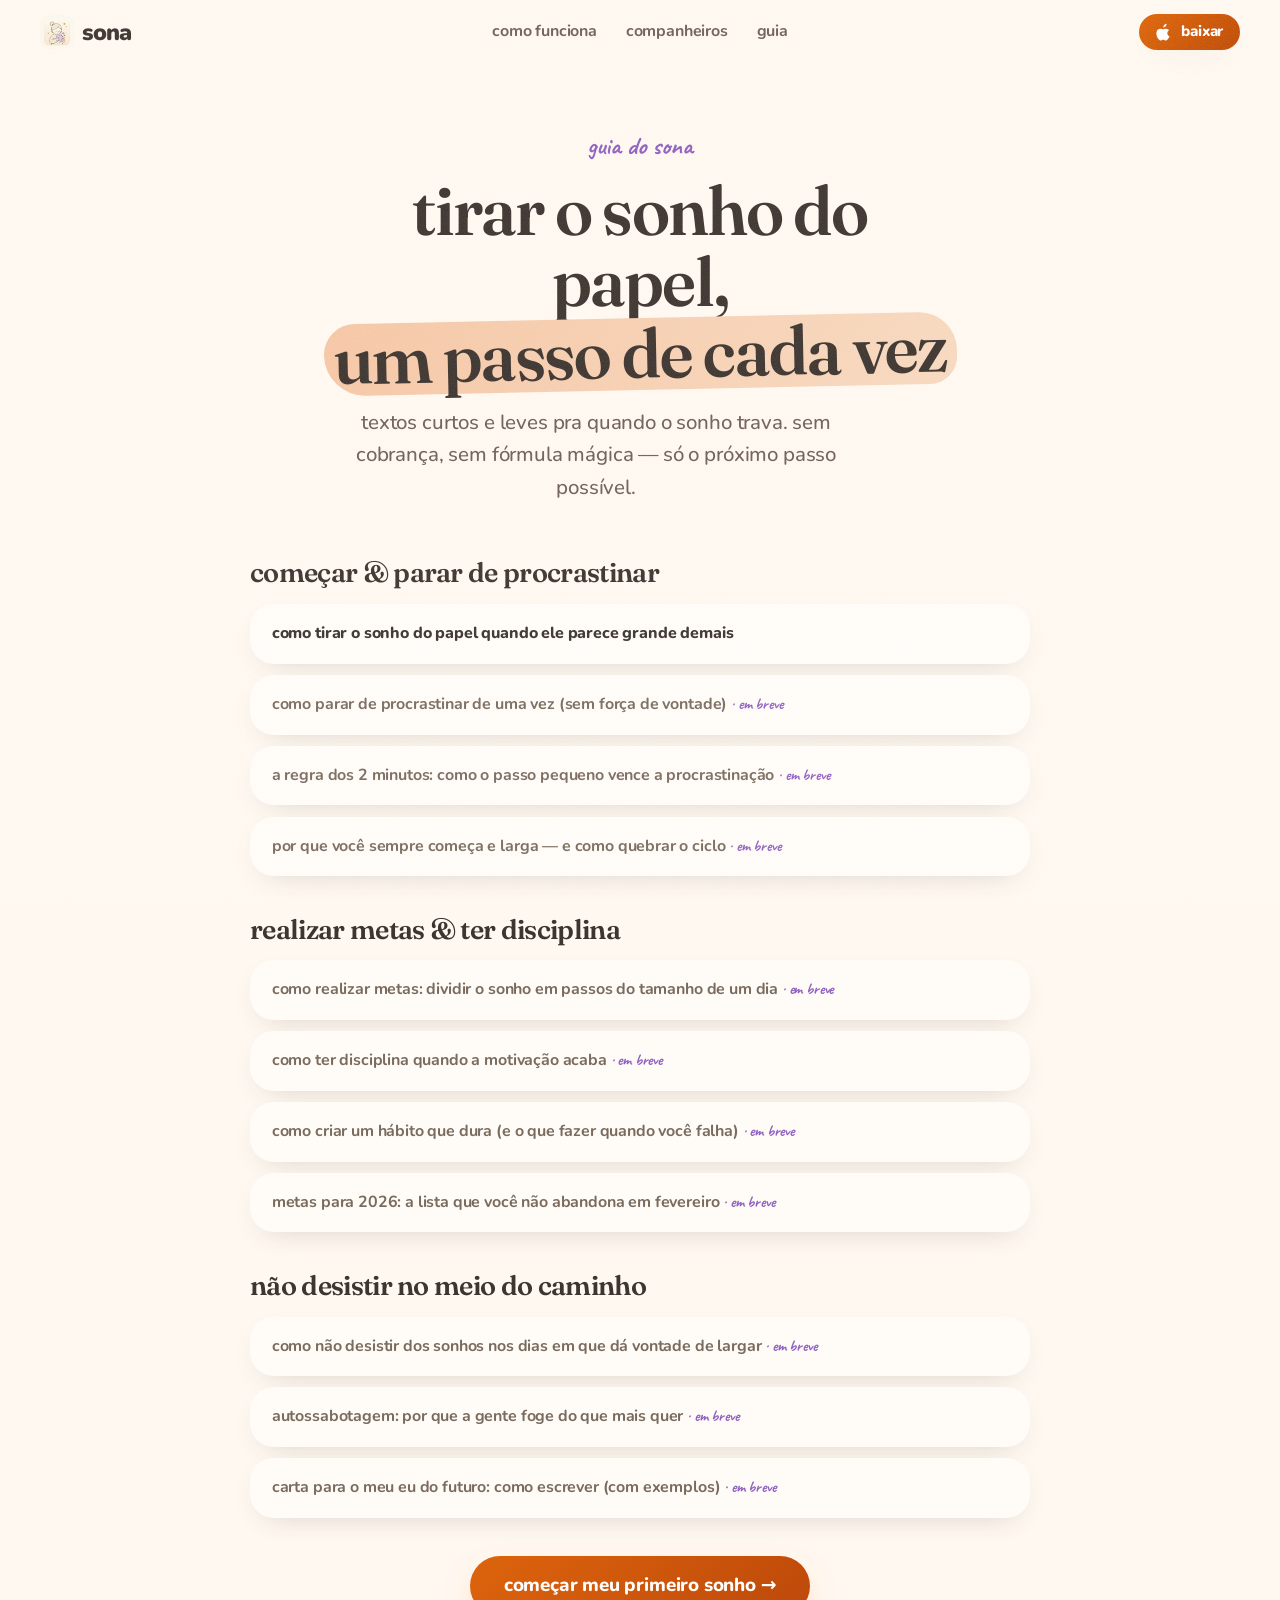
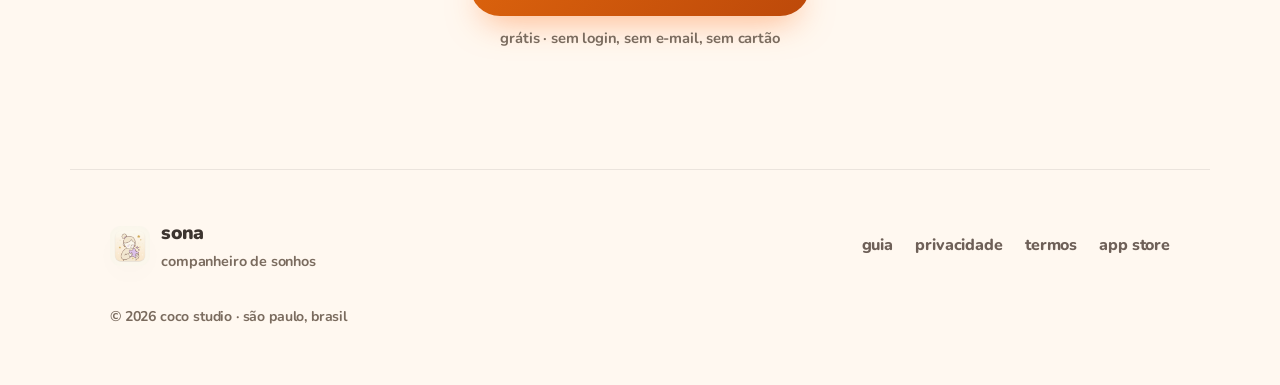
<file: guia/index.html>
<!doctype html>
<html lang="pt-BR">
<head>
<meta charset="utf-8" />
<meta name="viewport" content="width=device-width, initial-scale=1, viewport-fit=cover" />
<title>guia do sona — como realizar metas, parar de procrastinar e tirar sonhos do papel</title>
<meta name="description" content="guias práticos e leves pra tirar o sonho do papel: como parar de procrastinar, ter disciplina quando a motivação acaba, realizar metas e não desistir no meio do caminho." />
<meta name="theme-color" content="#FFF8F0" />
<link rel="canonical" href="https://sonadreams.com/guia/" />
<meta name="apple-itunes-app" content="app-id=6774424990" />

<!-- Google Analytics 4 · Coco Studio (Sona) -->
<script async src="https://www.googletagmanager.com/gtag/js?id=G-6F5FHSGNDQ"></script>
<script>
  window.dataLayer = window.dataLayer || [];
  function gtag(){dataLayer.push(arguments);}
  gtag('js', new Date());
  gtag('config', 'G-6F5FHSGNDQ');
  (function(){
    var APP='sona';
    document.addEventListener('click', function(e){
      var a = e.target.closest ? e.target.closest('a[href*="apps.apple.com"]') : null;
      if(!a) return;
      var loc = a.getAttribute('data-cta') || (a.textContent||'').trim().slice(0,40) || 'sem-rotulo';
      gtag('event','app_store_click',{app:APP, cta_location:loc, link_url:a.href, page:'guia/index'});
    }, true);
  })();
</script>

<meta property="og:type" content="website" />
<meta property="og:title" content="guia do sona — tire o seu sonho do papel" />
<meta property="og:description" content="guias leves pra parar de procrastinar, ter disciplina e realizar metas no seu ritmo." />
<meta property="og:url" content="https://sonadreams.com/guia/" />
<meta property="og:image" content="https://sonadreams.com/assets/og.png" />
<meta property="og:locale" content="pt_BR" />
<meta name="twitter:card" content="summary_large_image" />
<meta name="twitter:image" content="https://sonadreams.com/assets/og.png" />

<link rel="icon" type="image/png" href="/assets/icon.png" />
<link rel="apple-touch-icon" href="/assets/icon.png" />

<link rel="preconnect" href="https://fonts.googleapis.com" />
<link rel="preconnect" href="https://fonts.gstatic.com" crossorigin />
<link rel="stylesheet" href="https://fonts.googleapis.com/css2?family=Fraunces:ital,opsz,wght@0,9..144,400..900;1,9..144,500..700&family=Nunito:ital,wght@0,400;0,500;0,600;0,700;0,800;0,900;1,700&family=Caveat:wght@500;600;700&display=swap" media="print" onload="this.media='all'" />
<noscript><link rel="stylesheet" href="https://fonts.googleapis.com/css2?family=Fraunces:ital,opsz,wght@0,9..144,400..900;1,9..144,500..700&family=Nunito:ital,wght@0,400;0,500;0,600;0,700;0,800;0,900;1,700&family=Caveat:wght@500;600;700&display=swap" /></noscript>

<link rel="stylesheet" href="/styles.css" />
<link rel="stylesheet" href="/guia.css" />

<script type="application/ld+json">
{
  "@context": "https://schema.org",
  "@type": "CollectionPage",
  "name": "guia do sona",
  "description": "guias práticos pra tirar o sonho do papel, parar de procrastinar e realizar metas no seu ritmo.",
  "inLanguage": "pt-BR",
  "url": "https://sonadreams.com/guia/",
  "isPartOf": { "@type": "WebSite", "name": "Sona", "url": "https://sonadreams.com/" }
}
</script>
</head>
<body>
<a class="skip" href="#top">pular para o conteúdo</a>
<div class="grain" aria-hidden="true"></div>

<header class="nav" id="nav">
  <a class="nav__brand" href="/" aria-label="sona">
    <img src="/assets/icon.png" alt="" class="nav__logo" width="34" height="34" />
    <span class="nav__word">sona</span>
  </a>
  <nav class="nav__links" aria-label="nav">
    <a href="/#como-funciona">como funciona</a>
    <a href="/#companheiros">companheiros</a>
    <a href="/guia/">guia</a>
  </nav>
  <div class="nav__right">
    <a class="btn btn--sm" href="https://apps.apple.com/app/id6774424990" target="_blank" rel="noopener" data-cta="nav">
      <svg class="apple" viewBox="0 0 16 18" aria-hidden="true"><path d="M13.27 13.9c-.24.55-.52 1.06-.85 1.53-.45.64-.81 1.08-1.09 1.33-.44.4-.9.61-1.4.62-.36 0-.79-.1-1.29-.31-.5-.2-.96-.31-1.38-.31-.44 0-.91.1-1.42.31-.51.21-.92.32-1.24.33-.48.02-.96-.2-1.43-.64-.31-.27-.69-.72-1.13-1.36-.48-.68-.87-1.46-1.18-2.36-.33-.97-.5-1.91-.5-2.82 0-1.04.23-1.94.68-2.69.35-.6.82-1.08 1.41-1.43.59-.35 1.22-.53 1.91-.54.39 0 .89.12 1.51.35.62.23 1.02.35 1.19.35.13 0 .57-.14 1.32-.41.71-.25 1.31-.36 1.8-.32 1.33.11 2.33.63 3 1.57-1.19.72-1.78 1.73-1.77 3.02.01 1.01.38 1.85 1.1 2.51.33.31.69.55 1.1.72-.09.26-.18.5-.28.74ZM10.6 1.04c0 .78-.28 1.5-.85 2.17-.69.79-1.52 1.25-2.42 1.18-.01-.09-.02-.19-.02-.3 0-.75.33-1.55.9-2.2.29-.33.65-.6 1.1-.82.44-.21.86-.33 1.26-.35.01.11.02.21.02.32Z"/></svg>
      <span>baixar</span>
    </a>
  </div>
</header>

<main id="top">
  <div class="hub">
    <div class="hub__head">
      <p class="eyebrow">guia do sona</p>
      <h1>tirar o sonho do papel, <span class="mark mark--peach">um passo de cada vez</span></h1>
      <p class="lead">textos curtos e leves pra quando o sonho trava. sem cobrança, sem fórmula mágica — só o próximo passo possível.</p>
    </div>

    <section class="hub__cluster">
      <h2>começar &amp; parar de procrastinar</h2>
      <ul class="hub__list">
        <li><a href="/guia/como-tirar-o-sonho-do-papel/">como tirar o sonho do papel quando ele parece grande demais</a></li>
        <li><span class="soon">como parar de procrastinar de uma vez (sem força de vontade)</span></li>
        <li><span class="soon">a regra dos 2 minutos: como o passo pequeno vence a procrastinação</span></li>
        <li><span class="soon">por que você sempre começa e larga — e como quebrar o ciclo</span></li>
      </ul>
    </section>

    <section class="hub__cluster">
      <h2>realizar metas &amp; ter disciplina</h2>
      <ul class="hub__list">
        <li><span class="soon">como realizar metas: dividir o sonho em passos do tamanho de um dia</span></li>
        <li><span class="soon">como ter disciplina quando a motivação acaba</span></li>
        <li><span class="soon">como criar um hábito que dura (e o que fazer quando você falha)</span></li>
        <li><span class="soon">metas para 2026: a lista que você não abandona em fevereiro</span></li>
      </ul>
    </section>

    <section class="hub__cluster">
      <h2>não desistir no meio do caminho</h2>
      <ul class="hub__list">
        <li><span class="soon">como não desistir dos sonhos nos dias em que dá vontade de largar</span></li>
        <li><span class="soon">autossabotagem: por que a gente foge do que mais quer</span></li>
        <li><span class="soon">carta para o meu eu do futuro: como escrever (com exemplos)</span></li>
      </ul>
    </section>

    <p class="cta-block"><a class="btn btn--lg" href="https://apps.apple.com/app/id6774424990" target="_blank" rel="noopener" data-cta="hub-cta">começar meu primeiro sonho →</a><br><small>grátis · sem login, sem e-mail, sem cartão</small></p>
  </div>
</main>

<footer class="foot">
  <div class="foot__brand">
    <img src="/assets/icon.png" alt="" width="40" height="40" />
    <div>
      <strong>sona</strong>
      <span>companheiro de sonhos</span>
    </div>
  </div>
  <nav class="foot__links" aria-label="footer">
    <a href="/guia/">guia</a>
    <a href="https://josediogor.github.io/sona-legal/privacy.html" target="_blank" rel="noopener">privacidade</a>
    <a href="https://josediogor.github.io/sona-legal/terms.html" target="_blank" rel="noopener">termos</a>
    <a href="https://apps.apple.com/app/id6774424990" target="_blank" rel="noopener" data-cta="footer">app store</a>
  </nav>
  <p class="foot__copy">© 2026 coco studio · são paulo, brasil</p>
</footer>

<script>
  var nav=document.getElementById('nav');
  if(nav){var onScroll=function(){nav.classList.toggle('scrolled', window.scrollY>10)};onScroll();window.addEventListener('scroll',onScroll,{passive:true});}
</script>
</body>
</html>
</file>
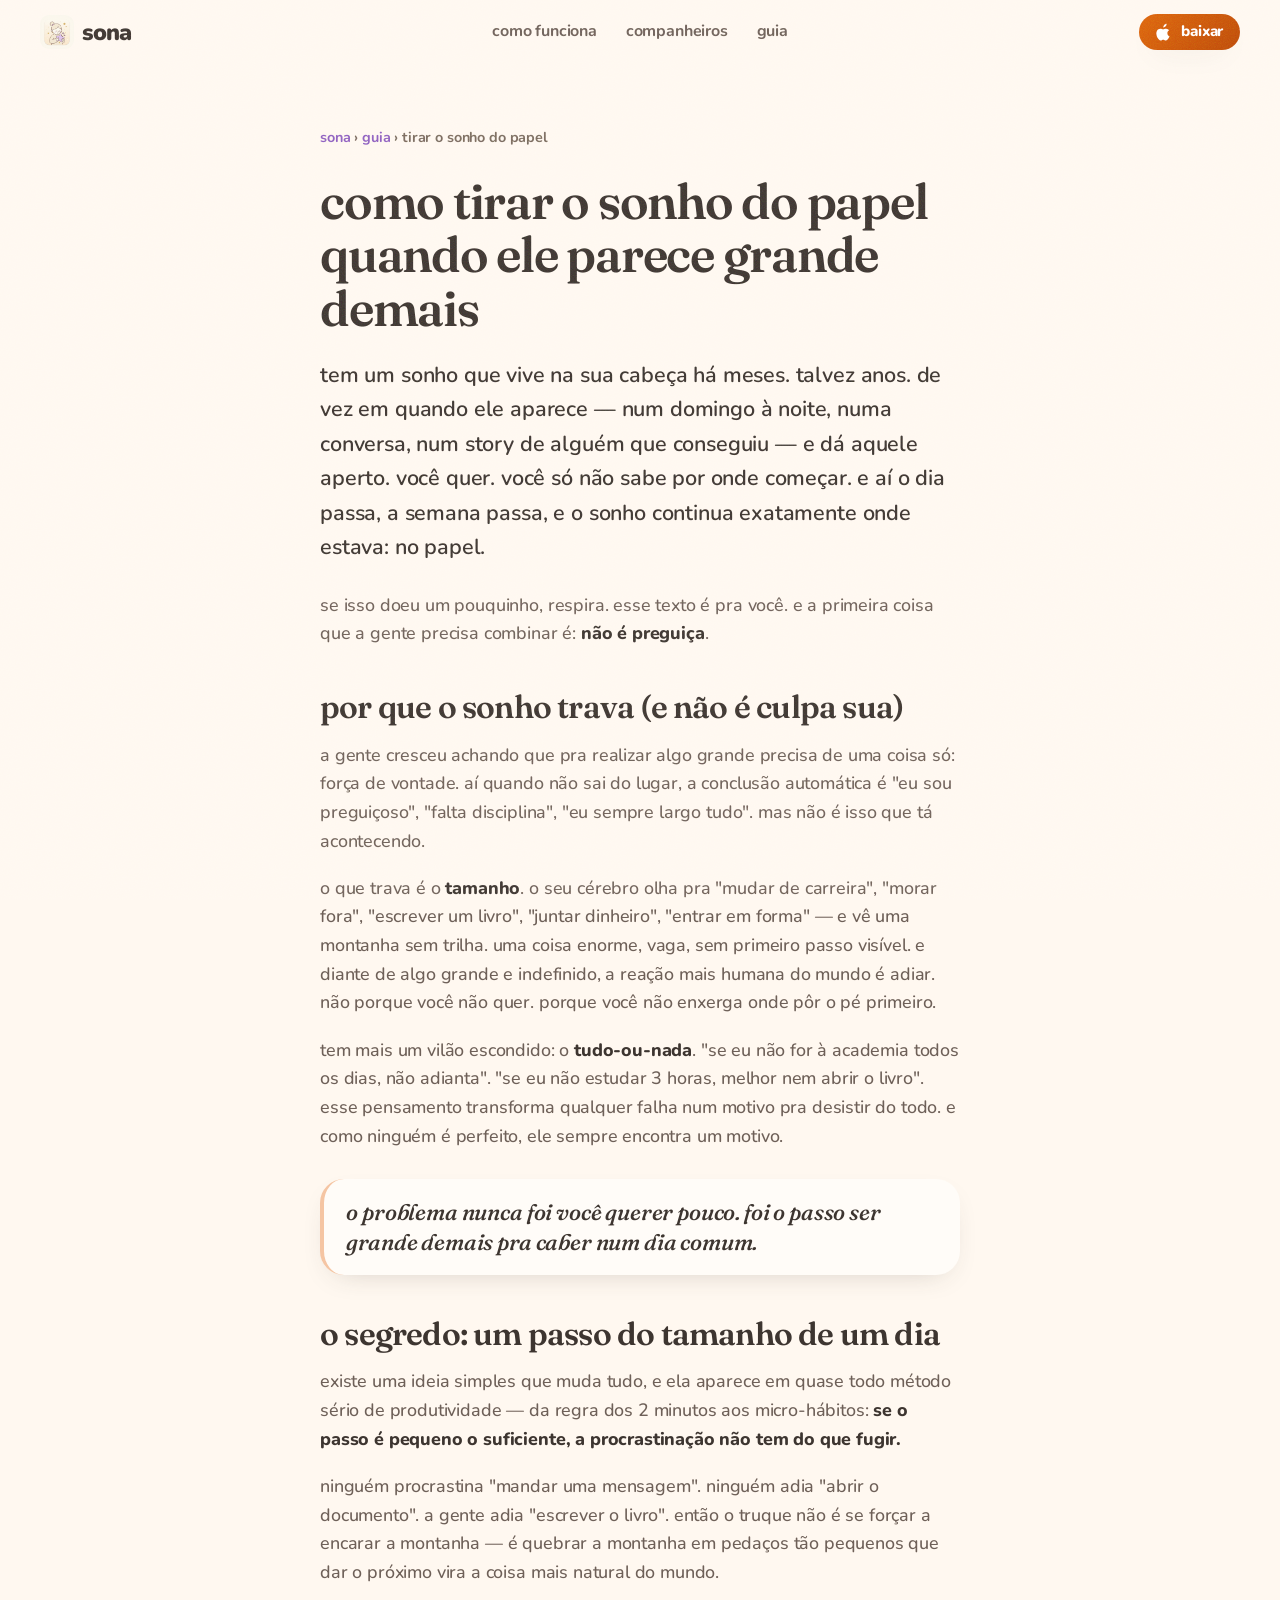
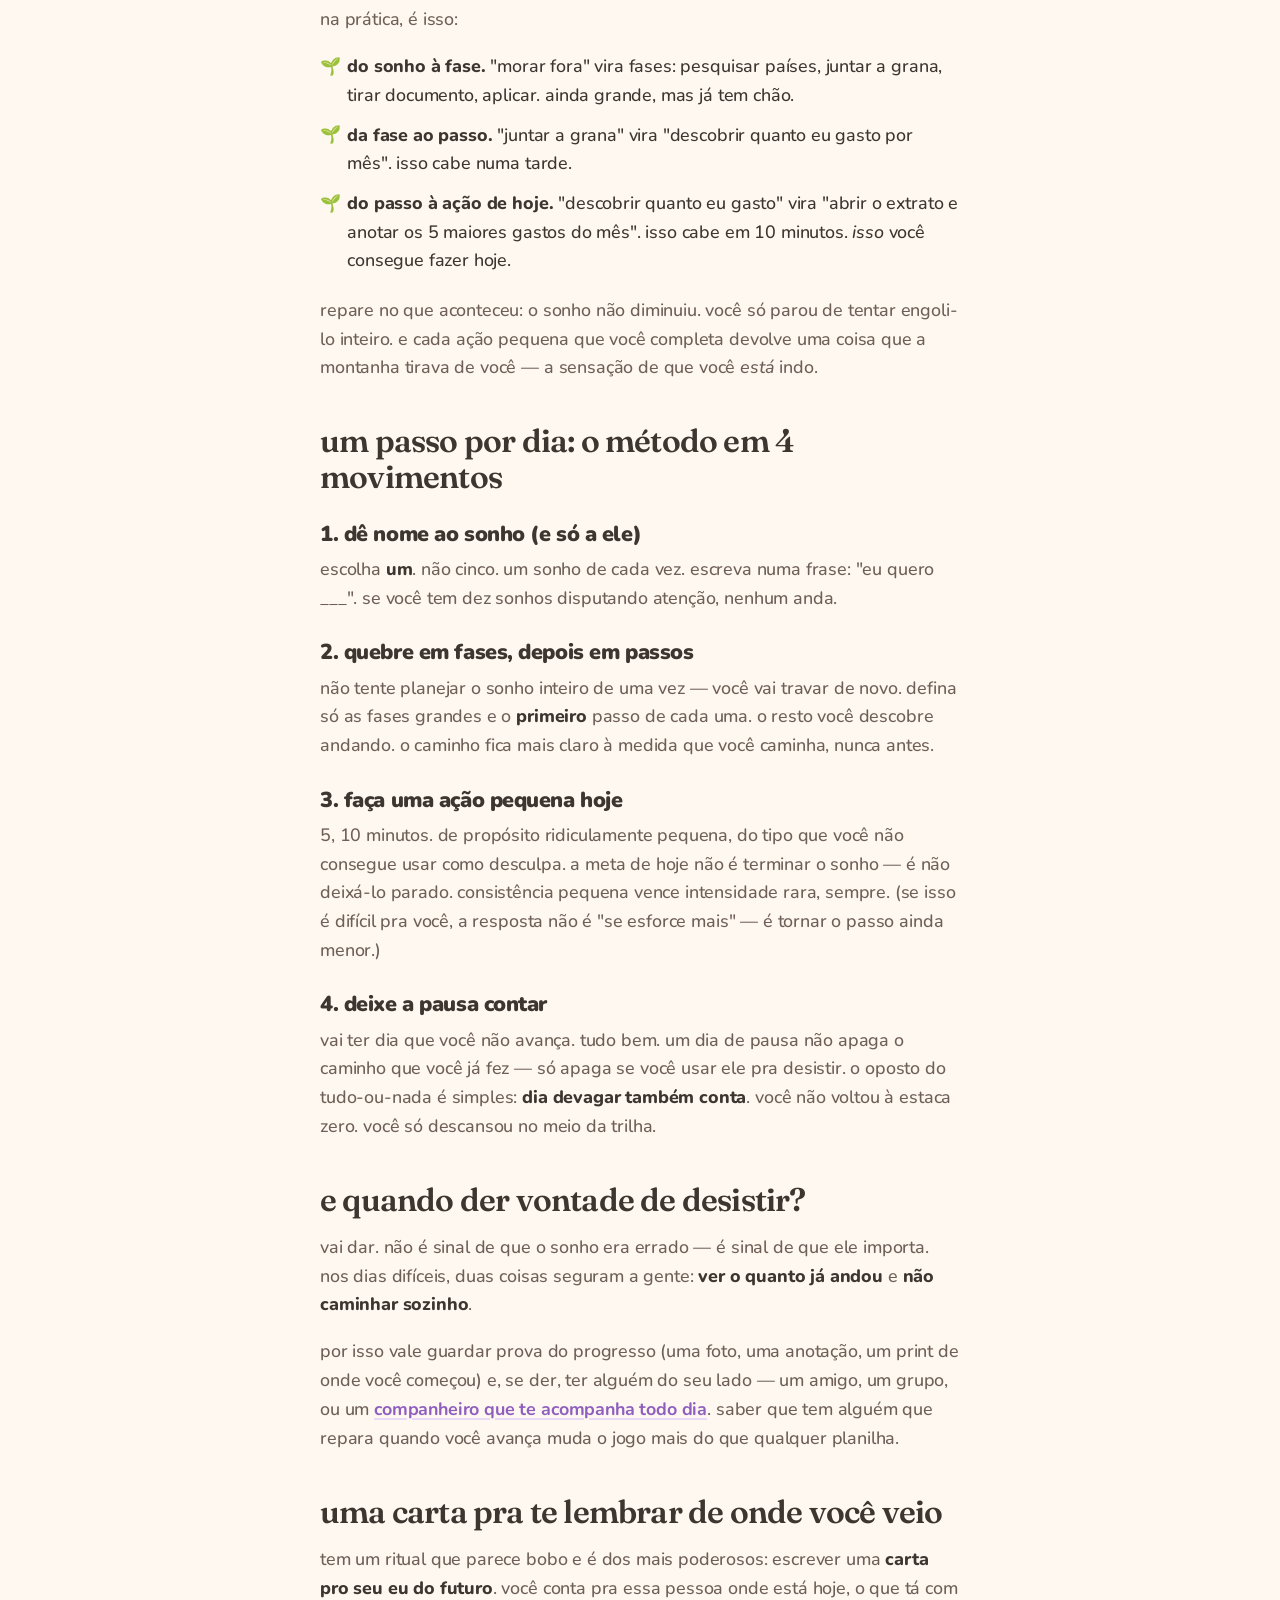
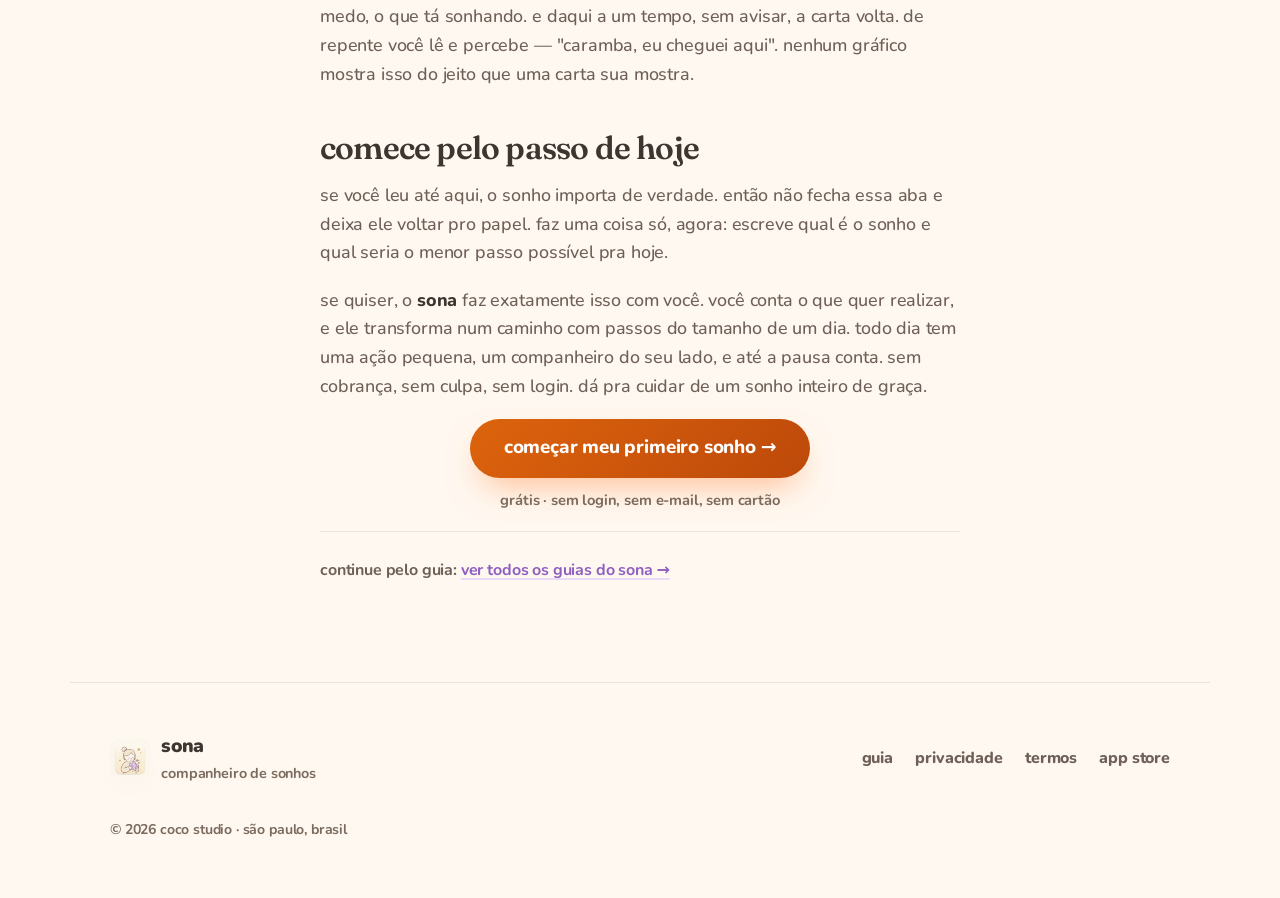
<file: guia/como-tirar-o-sonho-do-papel/index.html>
<!doctype html>
<html lang="pt-BR">
<head>
<meta charset="utf-8" />
<meta name="viewport" content="width=device-width, initial-scale=1, viewport-fit=cover" />
<title>como tirar o sonho do papel (mesmo quando ele é grande) | sona</title>
<meta name="description" content="aquele sonho que vive na sua cabeça e nunca sai do lugar? não é preguiça. é o tamanho. veja como quebrar em passos do tamanho de um dia e finalmente começar." />
<meta name="theme-color" content="#FFF8F0" />
<link rel="canonical" href="https://sonadreams.com/guia/como-tirar-o-sonho-do-papel/" />
<meta name="apple-itunes-app" content="app-id=6774424990" />

<!-- Google Analytics 4 · Coco Studio (Sona) -->
<script async src="https://www.googletagmanager.com/gtag/js?id=G-6F5FHSGNDQ"></script>
<script>
  window.dataLayer = window.dataLayer || [];
  function gtag(){dataLayer.push(arguments);}
  gtag('js', new Date());
  gtag('config', 'G-6F5FHSGNDQ');
  (function(){
    var APP='sona';
    document.addEventListener('click', function(e){
      var a = e.target.closest ? e.target.closest('a[href*="apps.apple.com"]') : null;
      if(!a) return;
      var loc = a.getAttribute('data-cta') || (a.textContent||'').trim().slice(0,40) || 'sem-rotulo';
      gtag('event','app_store_click',{app:APP, cta_location:loc, link_url:a.href, page:'guia/como-tirar-o-sonho-do-papel'});
    }, true);
  })();
</script>

<!-- Open Graph -->
<meta property="og:type" content="article" />
<meta property="og:title" content="como tirar o sonho do papel quando ele parece grande demais" />
<meta property="og:description" content="não é preguiça, é o tamanho. como quebrar um sonho grande em passos do tamanho de um dia e finalmente começar." />
<meta property="og:url" content="https://sonadreams.com/guia/como-tirar-o-sonho-do-papel/" />
<meta property="og:image" content="https://sonadreams.com/assets/og.png" />
<meta property="og:image:width" content="1200" />
<meta property="og:image:height" content="630" />
<meta property="og:locale" content="pt_BR" />
<meta name="twitter:card" content="summary_large_image" />
<meta name="twitter:image" content="https://sonadreams.com/assets/og.png" />

<link rel="icon" type="image/png" href="/assets/icon.png" />
<link rel="apple-touch-icon" href="/assets/icon.png" />

<link rel="preconnect" href="https://fonts.googleapis.com" />
<link rel="preconnect" href="https://fonts.gstatic.com" crossorigin />
<link rel="stylesheet" href="https://fonts.googleapis.com/css2?family=Fraunces:ital,opsz,wght@0,9..144,400..900;1,9..144,500..700&family=Nunito:ital,wght@0,400;0,500;0,600;0,700;0,800;0,900;1,700&family=Caveat:wght@500;600;700&display=swap" media="print" onload="this.media='all'" />
<noscript><link rel="stylesheet" href="https://fonts.googleapis.com/css2?family=Fraunces:ital,opsz,wght@0,9..144,400..900;1,9..144,500..700&family=Nunito:ital,wght@0,400;0,500;0,600;0,700;0,800;0,900;1,700&family=Caveat:wght@500;600;700&display=swap" /></noscript>

<link rel="stylesheet" href="/styles.css" />
<link rel="stylesheet" href="/guia.css" />

<script type="application/ld+json">
{
  "@context": "https://schema.org",
  "@graph": [
    {
      "@type": "Article",
      "headline": "como tirar o sonho do papel quando ele parece grande demais",
      "description": "não é preguiça, é o tamanho. como quebrar um sonho grande em passos do tamanho de um dia e finalmente começar.",
      "inLanguage": "pt-BR",
      "author": { "@type": "Organization", "name": "Coco Studio", "url": "https://sonadreams.com/" },
      "publisher": { "@type": "Organization", "name": "Coco Studio", "logo": { "@type": "ImageObject", "url": "https://sonadreams.com/assets/icon.png" } },
      "datePublished": "2026-06-18",
      "dateModified": "2026-06-18",
      "mainEntityOfPage": { "@type": "WebPage", "@id": "https://sonadreams.com/guia/como-tirar-o-sonho-do-papel/" },
      "image": "https://sonadreams.com/assets/og.png",
      "about": ["realizar sonhos", "definir metas", "procrastinação", "primeiro passo"]
    },
    {
      "@type": "HowTo",
      "name": "como tirar um sonho do papel em 4 passos",
      "inLanguage": "pt-BR",
      "description": "método para quebrar um sonho grande em ações pequenas do tamanho de um dia.",
      "step": [
        { "@type": "HowToStep", "position": 1, "name": "dê nome ao sonho", "text": "escolha um único sonho e escreva numa frase o que você quer realizar." },
        { "@type": "HowToStep", "position": 2, "name": "quebre em fases e passos", "text": "divida o sonho em fases grandes e defina o primeiro passo de cada uma." },
        { "@type": "HowToStep", "position": 3, "name": "faça uma ação pequena hoje", "text": "escolha uma ação de 5 a 10 minutos, pequena o suficiente pra não dar pra adiar." },
        { "@type": "HowToStep", "position": 4, "name": "deixe a pausa contar", "text": "em dias devagar, descanse sem culpa: a pausa não apaga o caminho já percorrido." }
      ]
    },
    {
      "@type": "BreadcrumbList",
      "itemListElement": [
        { "@type": "ListItem", "position": 1, "name": "sona", "item": "https://sonadreams.com/" },
        { "@type": "ListItem", "position": 2, "name": "guia", "item": "https://sonadreams.com/guia/" },
        { "@type": "ListItem", "position": 3, "name": "tirar o sonho do papel", "item": "https://sonadreams.com/guia/como-tirar-o-sonho-do-papel/" }
      ]
    }
  ]
}
</script>
</head>
<body>
<a class="skip" href="#top">pular para o conteúdo</a>
<div class="grain" aria-hidden="true"></div>

<!-- ============ NAV ============ -->
<header class="nav" id="nav">
  <a class="nav__brand" href="/" aria-label="sona">
    <img src="/assets/icon.png" alt="" class="nav__logo" width="34" height="34" />
    <span class="nav__word">sona</span>
  </a>
  <nav class="nav__links" aria-label="nav">
    <a href="/#como-funciona">como funciona</a>
    <a href="/#companheiros">companheiros</a>
    <a href="/guia/">guia</a>
  </nav>
  <div class="nav__right">
    <a class="btn btn--sm" href="https://apps.apple.com/app/id6774424990" target="_blank" rel="noopener" data-cta="nav">
      <svg class="apple" viewBox="0 0 16 18" aria-hidden="true"><path d="M13.27 13.9c-.24.55-.52 1.06-.85 1.53-.45.64-.81 1.08-1.09 1.33-.44.4-.9.61-1.4.62-.36 0-.79-.1-1.29-.31-.5-.2-.96-.31-1.38-.31-.44 0-.91.1-1.42.31-.51.21-.92.32-1.24.33-.48.02-.96-.2-1.43-.64-.31-.27-.69-.72-1.13-1.36-.48-.68-.87-1.46-1.18-2.36-.33-.97-.5-1.91-.5-2.82 0-1.04.23-1.94.68-2.69.35-.6.82-1.08 1.41-1.43.59-.35 1.22-.53 1.91-.54.39 0 .89.12 1.51.35.62.23 1.02.35 1.19.35.13 0 .57-.14 1.32-.41.71-.25 1.31-.36 1.8-.32 1.33.11 2.33.63 3 1.57-1.19.72-1.78 1.73-1.77 3.02.01 1.01.38 1.85 1.1 2.51.33.31.69.55 1.1.72-.09.26-.18.5-.28.74ZM10.6 1.04c0 .78-.28 1.5-.85 2.17-.69.79-1.52 1.25-2.42 1.18-.01-.09-.02-.19-.02-.3 0-.75.33-1.55.9-2.2.29-.33.65-.6 1.1-.82.44-.21.86-.33 1.26-.35.01.11.02.21.02.32Z"/></svg>
      <span>baixar</span>
    </a>
  </div>
</header>

<main id="top">
  <article class="article">
    <nav class="breadcrumb" aria-label="você está em"><a href="/">sona</a> › <a href="/guia/">guia</a> › <span>tirar o sonho do papel</span></nav>

    <h1>como tirar o sonho do papel quando ele parece grande demais</h1>

    <div class="prose">
      <p class="lead">tem um sonho que vive na sua cabeça há meses. talvez anos. de vez em quando ele aparece — num domingo à noite, numa conversa, num story de alguém que conseguiu — e dá aquele aperto. você quer. você só não sabe por onde começar. e aí o dia passa, a semana passa, e o sonho continua exatamente onde estava: no papel.</p>

      <p>se isso doeu um pouquinho, respira. esse texto é pra você. e a primeira coisa que a gente precisa combinar é: <strong>não é preguiça</strong>.</p>

      <h2>por que o sonho trava (e não é culpa sua)</h2>

      <p>a gente cresceu achando que pra realizar algo grande precisa de uma coisa só: força de vontade. aí quando não sai do lugar, a conclusão automática é "eu sou preguiçoso", "falta disciplina", "eu sempre largo tudo". mas não é isso que tá acontecendo.</p>

      <p>o que trava é o <strong>tamanho</strong>. o seu cérebro olha pra "mudar de carreira", "morar fora", "escrever um livro", "juntar dinheiro", "entrar em forma" — e vê uma montanha sem trilha. uma coisa enorme, vaga, sem primeiro passo visível. e diante de algo grande e indefinido, a reação mais humana do mundo é adiar. não porque você não quer. porque você não enxerga onde pôr o pé primeiro.</p>

      <p>tem mais um vilão escondido: o <strong>tudo-ou-nada</strong>. "se eu não for à academia todos os dias, não adianta". "se eu não estudar 3 horas, melhor nem abrir o livro". esse pensamento transforma qualquer falha num motivo pra desistir do todo. e como ninguém é perfeito, ele sempre encontra um motivo.</p>

      <blockquote>o problema nunca foi você querer pouco. foi o passo ser grande demais pra caber num dia comum.</blockquote>

      <h2>o segredo: um passo do tamanho de um dia</h2>

      <p>existe uma ideia simples que muda tudo, e ela aparece em quase todo método sério de produtividade — da regra dos 2 minutos aos micro-hábitos: <strong>se o passo é pequeno o suficiente, a procrastinação não tem do que fugir.</strong></p>

      <p>ninguém procrastina "mandar uma mensagem". ninguém adia "abrir o documento". a gente adia "escrever o livro". então o truque não é se forçar a encarar a montanha — é quebrar a montanha em pedaços tão pequenos que dar o próximo vira a coisa mais natural do mundo.</p>

      <p>na prática, é isso:</p>

      <ul>
        <li><strong>do sonho à fase.</strong> "morar fora" vira fases: pesquisar países, juntar a grana, tirar documento, aplicar. ainda grande, mas já tem chão.</li>
        <li><strong>da fase ao passo.</strong> "juntar a grana" vira "descobrir quanto eu gasto por mês". isso cabe numa tarde.</li>
        <li><strong>do passo à ação de hoje.</strong> "descobrir quanto eu gasto" vira "abrir o extrato e anotar os 5 maiores gastos do mês". isso cabe em 10 minutos. <em>isso</em> você consegue fazer hoje.</li>
      </ul>

      <p>repare no que aconteceu: o sonho não diminuiu. você só parou de tentar engoli-lo inteiro. e cada ação pequena que você completa devolve uma coisa que a montanha tirava de você — a sensação de que você <em>está</em> indo.</p>

      <h2>um passo por dia: o método em 4 movimentos</h2>

      <h3>1. dê nome ao sonho (e só a ele)</h3>
      <p>escolha <strong>um</strong>. não cinco. um sonho de cada vez. escreva numa frase: "eu quero ___". se você tem dez sonhos disputando atenção, nenhum anda.</p>

      <h3>2. quebre em fases, depois em passos</h3>
      <p>não tente planejar o sonho inteiro de uma vez — você vai travar de novo. defina só as fases grandes e o <strong>primeiro</strong> passo de cada uma. o resto você descobre andando. o caminho fica mais claro à medida que você caminha, nunca antes.</p>

      <h3>3. faça uma ação pequena hoje</h3>
      <p>5, 10 minutos. de propósito ridiculamente pequena, do tipo que você não consegue usar como desculpa. a meta de hoje não é terminar o sonho — é não deixá-lo parado. consistência pequena vence intensidade rara, sempre. (se isso é difícil pra você, a resposta não é "se esforce mais" — é tornar o passo ainda menor.)</p>

      <h3>4. deixe a pausa contar</h3>
      <p>vai ter dia que você não avança. tudo bem. um dia de pausa não apaga o caminho que você já fez — só apaga se você usar ele pra desistir. o oposto do tudo-ou-nada é simples: <strong>dia devagar também conta</strong>. você não voltou à estaca zero. você só descansou no meio da trilha.</p>

      <h2>e quando der vontade de desistir?</h2>

      <p>vai dar. não é sinal de que o sonho era errado — é sinal de que ele importa. nos dias difíceis, duas coisas seguram a gente: <strong>ver o quanto já andou</strong> e <strong>não caminhar sozinho</strong>.</p>

      <p>por isso vale guardar prova do progresso (uma foto, uma anotação, um print de onde você começou) e, se der, ter alguém do seu lado — um amigo, um grupo, ou um <a href="/#companheiros">companheiro que te acompanha todo dia</a>. saber que tem alguém que repara quando você avança muda o jogo mais do que qualquer planilha.</p>

      <h2>uma carta pra te lembrar de onde você veio</h2>

      <p>tem um ritual que parece bobo e é dos mais poderosos: escrever uma <strong>carta pro seu eu do futuro</strong>. você conta pra essa pessoa onde está hoje, o que tá com medo, o que tá sonhando. e daqui a um tempo, sem avisar, a carta volta. de repente você lê e percebe — "caramba, eu cheguei aqui". nenhum gráfico mostra isso do jeito que uma carta sua mostra.</p>

      <h2>comece pelo passo de hoje</h2>

      <p>se você leu até aqui, o sonho importa de verdade. então não fecha essa aba e deixa ele voltar pro papel. faz uma coisa só, agora: escreve qual é o sonho e qual seria o menor passo possível pra hoje.</p>

      <p>se quiser, o <strong>sona</strong> faz exatamente isso com você. você conta o que quer realizar, e ele transforma num caminho com passos do tamanho de um dia. todo dia tem uma ação pequena, um companheiro do seu lado, e até a pausa conta. sem cobrança, sem culpa, sem login. dá pra cuidar de um sonho inteiro de graça.</p>

      <p class="cta-block"><a class="btn btn--lg" href="https://apps.apple.com/app/id6774424990" target="_blank" rel="noopener" data-cta="flagship-final">começar meu primeiro sonho →</a><br><small>grátis · sem login, sem e-mail, sem cartão</small></p>

      <p class="related">continue pelo guia: <a href="/guia/">ver todos os guias do sona →</a></p>
    </div>
  </article>
</main>

<!-- ============ FOOTER ============ -->
<footer class="foot">
  <div class="foot__brand">
    <img src="/assets/icon.png" alt="" width="40" height="40" />
    <div>
      <strong>sona</strong>
      <span>companheiro de sonhos</span>
    </div>
  </div>
  <nav class="foot__links" aria-label="footer">
    <a href="/guia/">guia</a>
    <a href="https://josediogor.github.io/sona-legal/privacy.html" target="_blank" rel="noopener">privacidade</a>
    <a href="https://josediogor.github.io/sona-legal/terms.html" target="_blank" rel="noopener">termos</a>
    <a href="https://apps.apple.com/app/id6774424990" target="_blank" rel="noopener" data-cta="footer">app store</a>
  </nav>
  <p class="foot__copy">© 2026 coco studio · são paulo, brasil</p>
</footer>

<script>
  // nav: fundo ao rolar
  var nav=document.getElementById('nav');
  if(nav){var onScroll=function(){nav.classList.toggle('scrolled', window.scrollY>10)};onScroll();window.addEventListener('scroll',onScroll,{passive:true});}
</script>
</body>
</html>
</file>
<file: styles.css>
/* =========================================================
   sona — landing page
   cozy · mágico · vivo
   ========================================================= */

:root{
  /* surfaces */
  --cream:#FFF8F0;
  --cream-2:#FFFCF8;
  --dawn:#FFE9D6;
  /* brand */
  --peach:#F5C5A3;
  --peach-2:#F7D8BE;
  --lilac:#C4A8E8;
  --lilac-soft:#E7DBF7;
  --green:#B8D4A0;
  --green-soft:#DEEBD0;
  --accent:#FF8C42;        /* bright brand orange — glows/decor only */
  --accent-2:#FFA45C;
  --cta1:#DD640D;          /* CTA gradient (white text passes AA on large) */
  --cta2:#BD490A;
  --accent-ink:#8E5FBF;    /* readable text accent (lilac family) — keeps orange for CTAs only */
  --gold:#E8B850;
  /* ink */
  --ink:#3D3530;
  --ink-2:#6E6058;
  --ink-3:#7A6B5E;
  --line:rgba(61,53,48,.10);
  /* night */
  --night:#2C2340;
  --night-2:#211a33;
  /* shadows */
  --sh-soft:0 10px 30px -16px rgba(61,53,48,.28);
  --sh-card:0 26px 56px -28px rgba(61,53,48,.32);
  --sh-cta:0 16px 34px -12px rgba(255,124,46,.55);
  --sh-phone:0 50px 90px -34px rgba(50,40,60,.55);
  /* radii */
  --r-sm:16px;
  --r:24px;
  --r-lg:34px;
  --r-pill:999px;
  /* layout */
  --maxw:1140px;
  --gut:clamp(20px,5vw,40px);
  --phone-ratio:1000/2174;
}

*,*::before,*::after{box-sizing:border-box;margin:0;padding:0}
html{scroll-behavior:smooth;-webkit-text-size-adjust:100%;overflow-x:hidden}
@media (prefers-reduced-motion:reduce){html{scroll-behavior:auto}}

body{
  font-family:'Nunito',system-ui,-apple-system,sans-serif;
  color:var(--ink);
  background:var(--cream);
  line-height:1.6;
  font-weight:500;
  letter-spacing:-.01em;
  overflow-x:hidden;
  -webkit-font-smoothing:antialiased;
  text-rendering:optimizeLegibility;
}
img{max-width:100%;display:block}
a{color:inherit;text-decoration:none}
b,strong{font-weight:800}

:focus-visible{outline:3px solid var(--ink);outline-offset:3px;border-radius:8px}
.btn:focus-visible,.mobilebar:focus-visible{outline-offset:4px}
/* skip link */
.skip{position:absolute;left:-9999px;top:0;z-index:200}
.skip:focus{left:12px;top:12px;background:var(--cream-2);color:var(--ink);font-weight:800;
  padding:.6em 1.1em;border-radius:var(--r-pill);box-shadow:var(--sh-card)}

/* ---------- grain overlay ---------- */
.grain{
  position:fixed;inset:0;z-index:9999;pointer-events:none;
  opacity:.5;mix-blend-mode:soft-light;
  background-image:url("data:image/svg+xml,%3Csvg xmlns='http://www.w3.org/2000/svg' width='160' height='160'%3E%3Cfilter id='n'%3E%3CfeTurbulence type='fractalNoise' baseFrequency='0.85' numOctaves='2' stitchTiles='stitch'/%3E%3C/filter%3E%3Crect width='100%25' height='100%25' filter='url(%23n)'/%3E%3C/svg%3E");
}

/* ---------- typography ---------- */
h1,h2,h3{line-height:1.06;color:var(--ink)}
h1,h2{font-family:'Fraunces',Georgia,serif;font-weight:600;font-optical-sizing:auto;letter-spacing:-.025em}
h1{font-size:clamp(2.5rem,6.6vw,4.3rem);line-height:1.04}
h2{font-size:clamp(1.6rem,5.2vw,3.1rem);line-height:1.1}
h3{font-family:'Nunito',sans-serif;font-weight:900;font-size:clamp(1.3rem,2.6vw,1.6rem);letter-spacing:-.02em}

.eyebrow{
  font-family:'Caveat',cursive;
  font-size:clamp(1.25rem,2.4vw,1.6rem);
  font-weight:700;color:var(--accent-ink);
  margin-bottom:.5rem;letter-spacing:0;
}
.eyebrow--light{color:var(--gold)}

.lead{
  font-size:clamp(1.05rem,1.6vw,1.3rem);
  color:var(--ink-2);max-width:46ch;font-weight:500;
}
.lead--accent{color:var(--ink);font-weight:800;margin-top:.2rem}

/* highlight pills (hand-drawn marker) */
.mark{
  position:relative;white-space:nowrap;z-index:0;padding:0 .14em;
  border-radius:.45em .55em .4em .6em;
  background:var(--peach);
  box-decoration-break:clone;-webkit-box-decoration-break:clone;
  transform:rotate(-1.2deg);display:inline-block;
}
.mark--peach{background:linear-gradient(120deg,var(--peach),var(--peach-2))}
.mark--lilac{background:linear-gradient(120deg,var(--lilac),var(--lilac-soft))}
.mark--green{background:linear-gradient(120deg,var(--green),var(--green-soft))}
.mark--gold{background:linear-gradient(120deg,var(--gold),#F2D384);color:var(--night)}
.nowrap{white-space:nowrap}

/* ---------- buttons ---------- */
.btn{
  --b1:var(--cta2);--b2:var(--cta1);
  display:inline-flex;align-items:center;gap:.6em;
  font-family:inherit;font-weight:800;font-size:1.05rem;
  color:#fff;background:linear-gradient(135deg,var(--b2),var(--b1));
  padding:.85em 1.5em;border-radius:var(--r-pill);border:0;cursor:pointer;
  box-shadow:var(--sh-cta);
  transition:transform .25s cubic-bezier(.22,1,.36,1),box-shadow .25s,filter .25s;
  letter-spacing:-.01em;line-height:1.15;
}
.btn span{display:flex;flex-direction:column;align-items:flex-start;text-align:left}
.btn span small{font-weight:700;font-size:.72em;opacity:.9}
.btn:hover{transform:translateY(-3px) scale(1.015);box-shadow:0 22px 44px -12px rgba(255,124,46,.62);filter:saturate(1.05)}
.btn:active{transform:translateY(-1px) scale(.99)}
.btn--lg{font-size:1.18rem;padding:1em 1.8em}
.btn--sm{font-size:.95rem;padding:.6em 1.1em;box-shadow:var(--sh-soft)}
.btn--block{display:flex;width:100%;justify-content:center}
.btn--soft{
  background:var(--cream-2);color:var(--ink);
  box-shadow:var(--sh-card);
}
.btn--soft:hover{box-shadow:var(--sh-phone);filter:none}
.apple{width:1.05em;height:1.2em;fill:currentColor;flex:none}

.btn-ghost{
  display:inline-flex;align-items:center;gap:.4em;font-weight:800;color:var(--ink);
  padding:.85em .4em;position:relative;
}
.btn-ghost::after{content:"→";transition:transform .25s}
.btn-ghost:hover::after{transform:translateX(4px)}

/* android — coming soon (secondary, never orange) */
.btn-soon{display:inline-flex;align-items:center;gap:.55em;font-family:inherit;font-weight:800;
  font-size:1.05rem;color:var(--ink-2);background:var(--cream-2);
  padding:.95em 1.4em;border-radius:var(--r-pill);box-shadow:var(--sh-soft);
  cursor:default;line-height:1.15;user-select:none}
.btn-soon .andro{width:1.3em;height:1.3em;fill:currentColor;flex:none;margin-top:-1px}
.btn-soon small{font-family:'Caveat',cursive;font-weight:700;font-size:.95em;
  color:var(--ink);background:var(--lilac-soft);
  padding:.05em .6em;border-radius:var(--r-pill);letter-spacing:0}

/* ---------- atmosphere: blobs & stars ---------- */
.blob{position:absolute;border-radius:50%;filter:blur(60px);opacity:.5;z-index:0;pointer-events:none}
.blob--soft{opacity:.32}
.blob--lilac{background:radial-gradient(circle,var(--lilac),transparent 68%)}
.blob--peach{background:radial-gradient(circle,var(--peach),transparent 68%)}
.stars{position:absolute;inset:0;z-index:0;pointer-events:none;overflow:hidden}
.star{position:absolute;border-radius:50%;background:#fff;
  box-shadow:0 0 6px 1px rgba(255,255,255,.7);
  animation:twinkle var(--tw,4s) ease-in-out infinite var(--td,0s)}
.night .star,.night__stars .star{background:var(--gold);box-shadow:0 0 7px 1px rgba(232,184,80,.7)}
@keyframes twinkle{0%,100%{opacity:.15;transform:scale(.7)}50%{opacity:.95;transform:scale(1.1)}}

/* ---------- float anims ---------- */
.float-slow{animation:floaty 6s ease-in-out infinite}
.float-slower{animation:floaty 8.5s ease-in-out infinite}
@keyframes floaty{0%,100%{transform:translateY(0) rotate(var(--rot,0deg))}50%{transform:translateY(-14px) rotate(var(--rot,0deg))}}

/* ---------- reveal on scroll ---------- */
.reveal{opacity:0;transform:translateY(26px);transition:opacity .7s cubic-bezier(.22,1,.36,1),transform .7s cubic-bezier(.22,1,.36,1)}
.reveal.in{opacity:1;transform:none}
.reveal[data-d="1"]{transition-delay:.08s}
.reveal[data-d="2"]{transition-delay:.16s}
.reveal[data-d="3"]{transition-delay:.24s}
.reveal[data-d="4"]{transition-delay:.32s}

/* =========================================================
   NAV
   ========================================================= */
.nav{
  position:fixed;top:0;left:0;right:0;z-index:100;
  display:flex;align-items:center;justify-content:space-between;gap:1rem;
  padding:.85rem var(--gut);
  transition:background .3s,box-shadow .3s,padding .3s,backdrop-filter .3s;
}
.nav.scrolled{
  background:rgba(255,248,240,.82);backdrop-filter:blur(14px) saturate(1.2);
  box-shadow:0 1px 0 var(--line);padding-top:.6rem;padding-bottom:.6rem;
}
.nav__brand{display:flex;align-items:center;gap:.5rem}
.nav__logo{border-radius:9px;box-shadow:var(--sh-soft)}
.nav__word{font-weight:900;font-size:1.45rem;letter-spacing:-.04em}
.nav__links{position:absolute;left:50%;top:50%;transform:translate(-50%,-50%);display:flex;gap:1.8rem;font-weight:700;color:var(--ink-2)}
.nav__links a{position:relative;transition:color .2s}
.nav__links a:hover{color:var(--ink)}
.nav__links a::after{content:"";position:absolute;left:0;bottom:-4px;width:0;height:2px;background:var(--accent-ink);border-radius:2px;transition:width .25s}
.nav__links a:hover::after{width:100%}

/* language toggle */
.nav__right{display:flex;align-items:center;gap:.7rem}
.langtoggle{display:inline-flex;align-items:center;gap:1px;background:var(--cream-2);border-radius:var(--r-pill);padding:3px;box-shadow:var(--sh-soft)}
.langtoggle button{font-family:inherit;font-weight:800;font-size:.8rem;letter-spacing:.02em;color:var(--ink-3);
  background:none;border:0;cursor:pointer;padding:.34em .62em;border-radius:var(--r-pill);
  transition:color .2s,background .2s}
.langtoggle button:hover{color:var(--ink)}
.langtoggle button.is-active{color:var(--cream-2);background:var(--ink)}

/* =========================================================
   HERO
   ========================================================= */
.hero{position:relative;padding:clamp(7rem,14vh,9rem) var(--gut) clamp(3rem,6vw,5rem);overflow:hidden;
  background:
    radial-gradient(120% 90% at 80% -10%,var(--dawn) 0%,transparent 55%),
    radial-gradient(90% 80% at 0% 0%,#FFF3E6 0%,transparent 50%),
    var(--cream);
}
.hero .blob--lilac{width:560px;height:560px;top:-180px;right:-120px}
.hero .blob--peach{width:520px;height:520px;bottom:-220px;left:-160px}
.hero__inner{position:relative;z-index:2;max-width:var(--maxw);margin:0 auto;
  display:grid;grid-template-columns:1.05fr .95fr;gap:clamp(2rem,5vw,4rem);align-items:center}
.hero__title{margin:.2rem 0 1.1rem}
.hero__sub{font-size:clamp(1.1rem,1.7vw,1.32rem);color:var(--ink-2);max-width:34ch;margin-bottom:1.8rem;font-weight:600}
.hero__cta{display:flex;align-items:center;gap:1.2rem;flex-wrap:wrap;margin-bottom:1.4rem}
.hero__trust{font-size:.95rem;color:var(--ink-3);font-weight:700}

/* hero art */
.hero__art{position:relative;height:100%;min-height:520px;display:flex;align-items:center;justify-content:center}
.phone--back{position:absolute;width:210px;right:6%;top:8%;transform:rotate(5deg);opacity:.96;filter:saturate(.98)}
.phone--front{position:relative;width:262px;left:-4%;z-index:3;transform:rotate(-3deg)}
.mascot{position:absolute;z-index:4;filter:drop-shadow(0 14px 18px rgba(61,53,48,.18))}
.mascot--hero-lumi{width:140px;bottom:2%;left:-6%;--rot:-4deg}
.mascot--hero-tico{width:108px;top:-2%;right:-2%;--rot:6deg}

/* ---------- phone component ---------- */
.phone{
  background:linear-gradient(160deg,#46404e,#2a2336);
  border-radius:42px;padding:9px;box-shadow:var(--sh-phone);
  position:relative;
}
.phone::after{content:"";position:absolute;inset:0;border-radius:42px;
  box-shadow:inset 0 0 0 1.5px rgba(255,255,255,.14),inset 0 2px 6px rgba(255,255,255,.12);pointer-events:none}
.phone__screen{border-radius:34px;overflow:hidden;aspect-ratio:var(--phone-ratio);background:var(--cream)}
.phone__screen img{width:100%;height:100%;object-fit:cover}
.phone__notch{position:absolute;top:16px;left:50%;transform:translateX(-50%);
  width:30%;max-width:96px;height:22px;background:#15101c;border-radius:14px;z-index:5}

/* =========================================================
   TRUST STRIP
   ========================================================= */
.strip{
  position:relative;z-index:3;max-width:var(--maxw);margin:-1.5rem auto 0;
  display:flex;align-items:center;justify-content:center;gap:clamp(.6rem,2vw,1.6rem);flex-wrap:wrap;
  padding:1.1rem clamp(1rem,3vw,1.8rem);background:var(--cream-2);
  border-radius:var(--r-pill);box-shadow:var(--sh-card);width:calc(100% - 2*var(--gut));
  font-weight:800;font-size:clamp(.85rem,1.4vw,1rem);color:var(--ink)}
.strip__item{display:flex;align-items:center;gap:.45rem;white-space:nowrap}
.strip__ico{font-size:1.15em}
.strip__sep{width:6px;height:6px;border-radius:50%;background:var(--peach)}

/* =========================================================
   sections base
   ========================================================= */
section.problem,section.how,section.mascots,section.pillars,section.privacy,section.pricing,section.faq,section.tree,section.proof{
  position:relative;padding:clamp(4.5rem,11vw,8rem) var(--gut);max-width:var(--maxw);margin:0 auto}
.problem__inner,.how__head,.mascots__head,.pillars__head,.pricing__head,.faq__head{max-width:760px;margin:0 auto;text-align:center}
.how__head,.mascots__head,.pillars__head,.pricing__head,.faq__head{margin-bottom:clamp(2.5rem,5vw,4rem)}
.problem__inner .lead,.how__head .lead,.mascots__head .lead,.pricing__head .lead{margin-left:auto;margin-right:auto}

/* ---------- problem ---------- */
.problem .blob--lilac{width:480px;height:480px;top:0;left:-180px}
.problem__inner h2{margin:.3rem 0 1.2rem}
.chips{list-style:none;display:flex;flex-wrap:wrap;justify-content:center;gap:.6rem;margin-top:2.2rem}
.chips li{background:var(--cream-2);border:1.5px solid transparent;border-radius:var(--r-pill);
  padding:.55rem 1.05rem;font-weight:800;font-size:.98rem;box-shadow:var(--sh-soft);
  transition:transform .25s,box-shadow .25s,border-color .25s}
.chips li:hover{transform:translateY(-3px) rotate(-1.5deg);box-shadow:var(--sh-card);border-color:var(--peach)}

/* ---------- how it works ---------- */
.step{display:grid;grid-template-columns:1fr 1fr;align-items:center;gap:clamp(2rem,6vw,5rem);
  margin-bottom:clamp(4rem,9vw,7rem)}
.step:last-child{margin-bottom:0}
.step--rev .step__text{order:2}
.step--rev .step__art{order:1}
.step__num{font-family:'Caveat',cursive;font-size:3.2rem;font-weight:700;color:var(--peach);line-height:1;display:block;margin-bottom:.3rem}
.step__text h3{margin-bottom:.7rem;font-size:clamp(1.5rem,3vw,2rem)}
.step__text p{color:var(--ink-2);font-size:1.12rem;max-width:42ch;font-weight:500}
.step__text .note{margin-top:.9rem;font-weight:800;color:var(--ink);font-size:1rem}
.step__art{display:flex;justify-content:center}
.step__art .phone{width:min(300px,80%)}
.step:nth-child(odd) .step__art .phone{transform:rotate(2deg)}
.step:nth-child(even) .step__art .phone{transform:rotate(-2deg)}

/* ---------- mascots ---------- */
.mascots{text-align:center}
.mascots .blob--peach{width:520px;height:520px;top:10%;right:-200px}
.mascots__grid{display:grid;grid-template-columns:repeat(3,1fr);gap:clamp(1.2rem,3vw,2rem)}
.char{position:relative;background:var(--cream-2);border-radius:var(--r-lg);padding:2.4rem 1.6rem 2rem;
  box-shadow:var(--sh-card);overflow:hidden;transition:transform .3s cubic-bezier(.22,1,.36,1)}
.char::before{content:"";position:absolute;inset:0 0 auto;height:130px;opacity:.5;z-index:0}
.char--lumi::before{background:radial-gradient(circle at 50% 0,var(--lilac),transparent 70%)}
.char--tico::before{background:radial-gradient(circle at 50% 0,var(--green),transparent 70%)}
.char--bertha::before{background:radial-gradient(circle at 50% 0,var(--peach),transparent 70%)}
.char:hover{transform:translateY(-8px)}
.char__art{position:relative;z-index:1;height:170px;display:flex;align-items:flex-end;justify-content:center;margin-bottom:1rem}
.char__art img{max-height:170px;width:auto;filter:drop-shadow(0 12px 14px rgba(61,53,48,.16));transition:transform .35s}
.char:hover .char__art img{transform:translateY(-6px) scale(1.04)}
.char h3{position:relative;z-index:1}
.char__role{font-family:'Caveat',cursive;font-size:1.4rem;font-weight:700;color:var(--accent-ink);margin-bottom:.6rem}
.char p{color:var(--ink-2);font-weight:500}

/* ---------- night beat ---------- */
.night{position:relative;overflow:hidden;padding:clamp(5rem,12vw,9rem) var(--gut);
  background:
    radial-gradient(120% 100% at 50% -20%,#3b2f55 0%,var(--night) 45%,var(--night-2) 100%);
  color:#fff;text-align:center}
.night__stars{position:absolute;inset:0;z-index:0;overflow:hidden}
.night__inner{position:relative;z-index:2;max-width:880px;margin:0 auto}
.night__quote{color:#fff;font-size:clamp(1.8rem,4.6vw,3rem);line-height:1.18;letter-spacing:-.02em}
.night__quote .mark--gold{transform:rotate(-1.5deg)}
.night__sub{margin-top:1.4rem;color:rgba(255,255,255,.78);font-size:clamp(1.05rem,1.7vw,1.3rem);font-weight:500;max-width:50ch;margin-left:auto;margin-right:auto}

/* ---------- pillars ---------- */
.pillars__grid{display:grid;grid-template-columns:repeat(3,1fr);gap:clamp(1.2rem,3vw,1.8rem)}
.pillar{background:var(--cream-2);border-radius:var(--r-lg);padding:2.2rem 1.8rem;
  box-shadow:var(--sh-card);transition:transform .3s,box-shadow .3s}
.pillar:hover{transform:translateY(-6px)}
.pillar__ico{font-size:2.6rem;line-height:1;margin-bottom:1rem;
  display:inline-grid;place-items:center;width:72px;height:72px;border-radius:20px;
  background:linear-gradient(150deg,var(--dawn),#fff);box-shadow:var(--sh-soft)}
.pillar h3{margin-bottom:.6rem}
.pillar p{color:var(--ink-2);font-weight:500}

/* ---------- privacy ---------- */
.privacy{padding-top:0}
.privacy__inner{max-width:760px;margin:0 auto;text-align:center;
  background:linear-gradient(160deg,var(--green-soft),var(--cream-2));
  border-radius:var(--r-lg);padding:clamp(2.6rem,6vw,4rem);box-shadow:var(--sh-card);position:relative;overflow:hidden}
.privacy__seal{font-size:2.6rem;width:84px;height:84px;margin:0 auto 1rem;display:grid;place-items:center;
  background:#fff;border-radius:50%;box-shadow:var(--sh-soft)}
.privacy__inner h2{margin:.3rem 0 1rem}
.privacy__inner .lead{margin:0 auto}

/* ---------- pricing ---------- */
.pricing .blob--lilac{width:560px;height:560px;bottom:-160px;right:-180px}
.pricing__grid{display:grid;grid-template-columns:1fr 1.08fr;gap:clamp(1.2rem,3vw,1.8rem);max-width:880px;margin:0 auto;align-items:stretch}
.plan{background:var(--cream-2);border-radius:var(--r-lg);padding:2.4rem 2rem;box-shadow:var(--sh-card);
  display:flex;flex-direction:column;position:relative}
.plan--pro{background:linear-gradient(165deg,#fff,var(--dawn));box-shadow:0 36px 70px -28px rgba(255,124,46,.4);
  outline:2px solid rgba(255,140,66,.35)}
.plan__badge{position:absolute;top:-13px;left:50%;transform:translateX(-50%);
  background:linear-gradient(135deg,var(--cta1),var(--cta2));color:#fff;font-weight:900;font-size:.8rem;
  padding:.35em 1em;border-radius:var(--r-pill);box-shadow:var(--sh-cta);letter-spacing:.02em;white-space:nowrap}
.plan h3{margin-bottom:.4rem}
.plan__price{font-size:2.6rem;font-weight:900;color:var(--ink);letter-spacing:-.03em;line-height:1.1}
.plan__price small{font-size:.95rem;font-weight:700;color:var(--ink-3);letter-spacing:-.01em}
.plan__alt{color:var(--ink-2);font-weight:700;font-size:.95rem;margin-top:.1rem}
.plan__tag{color:var(--ink-2);font-weight:600;margin:.7rem 0 1.2rem}
.plan__list{list-style:none;display:flex;flex-direction:column;gap:.7rem;margin-bottom:1.6rem;flex:1}
.plan__list li{position:relative;padding-left:1.8rem;color:var(--ink);font-weight:600}
.plan__list li::before{content:"🌱";position:absolute;left:0;top:0}
.plan--pro .plan__list li::before{content:"✦";color:var(--accent-ink);font-weight:900}
.plan__fine{text-align:center;color:var(--ink-3);font-weight:700;font-size:.85rem;margin-top:.8rem}

/* ---------- faq ---------- */
.faq__list{max-width:720px;margin:0 auto;display:flex;flex-direction:column;gap:.8rem}
.faq details{background:var(--cream-2);border-radius:var(--r);box-shadow:var(--sh-soft);
  border:1.5px solid transparent;transition:border-color .25s,box-shadow .25s;overflow:hidden}
.faq details[open]{border-color:var(--peach);box-shadow:var(--sh-card)}
.faq summary{cursor:pointer;list-style:none;padding:1.15rem 1.4rem;font-weight:800;font-size:1.08rem;
  display:flex;align-items:center;justify-content:space-between;gap:1rem}
.faq summary::-webkit-details-marker{display:none}
.faq summary::after{content:"+";font-size:1.5rem;font-weight:700;color:var(--accent-ink);transition:transform .3s;flex:none}
.faq details[open] summary::after{transform:rotate(45deg)}
.faq details p{padding:0 1.4rem 1.3rem;color:var(--ink-2);font-weight:500}

/* ---------- final CTA ---------- */
.final{position:relative;overflow:hidden;padding:clamp(5rem,12vw,8rem) var(--gut);text-align:center;
  background:radial-gradient(120% 110% at 50% 120%,var(--dawn) 0%,transparent 55%),var(--cream)}
.final .blob--peach{width:520px;height:520px;top:-160px;left:-120px}
.final .blob--lilac{width:480px;height:480px;bottom:-200px;right:-140px}
.final__inner{position:relative;z-index:2;max-width:720px;margin:0 auto}
.final__mascots{display:flex;justify-content:center;align-items:flex-end;gap:1rem;margin-bottom:1.5rem}
.final__mascots img{filter:drop-shadow(0 14px 16px rgba(61,53,48,.16))}
.final h2{margin-bottom:1rem}
.final .lead{margin:0 auto 2rem}
.final__btns{display:flex;justify-content:center;align-items:center;gap:1rem;flex-wrap:wrap}
.final__sig{margin-top:1.6rem;font-family:'Caveat',cursive;font-size:1.4rem;color:var(--ink-2);font-weight:700}

/* =========================================================
   FOOTER
   ========================================================= */
.foot{max-width:var(--maxw);margin:0 auto;padding:3rem var(--gut) 3.5rem;
  display:flex;align-items:center;gap:1.5rem;flex-wrap:wrap;border-top:1.5px solid var(--line)}
.foot__brand{display:flex;align-items:center;gap:.7rem;margin-right:auto}
.foot__brand img{border-radius:11px;box-shadow:var(--sh-soft)}
.foot__brand strong{display:block;font-size:1.2rem;font-weight:900;letter-spacing:-.03em}
.foot__brand span{font-size:.9rem;color:var(--ink-3);font-weight:700}
.foot__links{display:flex;gap:1.4rem;font-weight:800;color:var(--ink-2);flex-wrap:wrap}
.foot__links a:hover{color:var(--accent)}
.foot__copy{width:100%;color:var(--ink-3);font-weight:700;font-size:.88rem;padding-top:.5rem}

/* =========================================================
   WEDGE LINE
   ========================================================= */
.wedge{max-width:var(--maxw);margin:1.6rem auto 0;text-align:center;
  font-weight:700;font-size:clamp(1rem,1.8vw,1.25rem);color:var(--ink-2);padding:0 var(--gut)}
.wedge i{font-style:normal;color:var(--peach);font-weight:900;margin:0 .15em}
.wedge b{color:var(--ink);font-weight:900;background:linear-gradient(120deg,var(--green-soft),transparent);
  border-radius:.4em;padding:0 .25em}

/* =========================================================
   TREE / REWARD LOOP
   ========================================================= */
.tree{text-align:center;background:linear-gradient(180deg,transparent,rgba(184,212,160,.10) 60%,transparent)}
.tree .blob--green-soft{width:520px;height:520px;bottom:-120px;left:50%;transform:translateX(-50%);
  background:radial-gradient(circle,var(--green),transparent 68%);opacity:.3}
.tree__head{max-width:760px;margin:0 auto clamp(2.5rem,5vw,3.5rem)}
.tree__head .lead{margin:0 auto}
.tree__stages{list-style:none;display:flex;align-items:flex-end;justify-content:center;
  gap:clamp(.3rem,1.6vw,1.2rem);max-width:880px;margin:0 auto;position:relative}
.tree__stages::before{content:"";position:absolute;left:5%;right:5%;bottom:34px;height:3px;z-index:0;
  background:repeating-linear-gradient(90deg,var(--green) 0 7px,transparent 7px 15px);opacity:.55;border-radius:2px}
.tree__stages li{position:relative;z-index:1;flex:1 1 0;min-width:0;display:flex;flex-direction:column;align-items:center;gap:.5rem;
  opacity:0;transform:translateY(20px) scale(.88);
  transition:opacity .55s cubic-bezier(.22,1,.36,1),transform .55s cubic-bezier(.34,1.4,.5,1)}
.tree__stages.in li{opacity:1;transform:none}
.tree__stages.in li:nth-child(1){transition-delay:.05s}
.tree__stages.in li:nth-child(2){transition-delay:.16s}
.tree__stages.in li:nth-child(3){transition-delay:.27s}
.tree__stages.in li:nth-child(4){transition-delay:.38s}
.tree__stages.in li:nth-child(5){transition-delay:.49s}
.tree__stages.in li:nth-child(6){transition-delay:.60s}
.tree__stages li img{width:100%;max-width:118px;height:auto;filter:drop-shadow(0 10px 12px rgba(61,53,48,.14))}
.tree__stages li:last-child img{filter:drop-shadow(0 12px 16px rgba(232,184,80,.4))}
.tree__stages li span{font-family:'Caveat',cursive;font-weight:700;font-size:clamp(.85rem,1.6vw,1.1rem);color:var(--ink-2)}
.tree__counter{margin:2.4rem auto 0;display:inline-flex;align-items:center;flex-wrap:wrap;justify-content:center;
  background:var(--cream-2);border-radius:var(--r-pill);padding:.75rem 1.5rem;box-shadow:var(--sh-soft);
  font-weight:800;color:var(--ink);font-size:clamp(.85rem,1.5vw,1rem)}
.tree__counter i{width:5px;height:5px;border-radius:50%;background:var(--green);margin:0 .9rem;display:inline-block;flex:none}

/* =========================================================
   SOCIAL PROOF
   ========================================================= */
.proof{background:radial-gradient(110% 80% at 100% 0,var(--dawn) 0%,transparent 55%)}
.proof__grid{display:grid;grid-template-columns:.9fr 1.1fr;gap:clamp(2rem,6vw,4.5rem);align-items:center}
.proof__art{display:flex;justify-content:center}
.proof__art .phone{width:min(290px,80%);transform:rotate(-2.5deg)}
.proof__quote{font-family:'Fraunces',Georgia,serif;font-weight:500;font-style:italic;
  font-size:clamp(1.3rem,2.6vw,1.85rem);line-height:1.3;color:var(--ink);margin:1.2rem 0 0;
  position:relative;padding-left:1.6rem}
.proof__quote::before{content:"\201C";position:absolute;left:-.1rem;top:-.3rem;font-size:3rem;color:var(--peach);font-family:'Fraunces',serif;line-height:1}
.proof__quote cite{display:block;margin-top:.8rem;font-family:'Nunito',sans-serif;font-style:normal;
  font-size:.95rem;font-weight:700;color:var(--ink-3)}
.proof__note{margin-top:1.6rem;font-weight:700;color:var(--ink-2);font-size:1.05rem;
  background:var(--cream-2);border-radius:var(--r);padding:1rem 1.2rem;box-shadow:var(--sh-soft);max-width:44ch}

/* =========================================================
   PRICING CLOSE + CTA NOTE + BREATHE + MOBILE BAR
   ========================================================= */
.pricing__close{text-align:center;margin:2.4rem auto 0;max-width:46ch;font-weight:800;color:var(--ink-2);
  font-size:clamp(1rem,1.6vw,1.15rem)}
.cta-note{margin-top:.9rem;font-size:.95rem;color:var(--ink-3);font-weight:700}
.btn--breathe{animation:ctaBreathe 3s ease-in-out infinite}
@keyframes ctaBreathe{0%,100%{transform:scale(1)}50%{transform:scale(1.03)}}
.btn--breathe:hover{animation:none}

.mobilebar{position:fixed;left:12px;right:12px;bottom:12px;z-index:120;
  display:none;align-items:center;justify-content:space-between;gap:.8rem;
  background:rgba(255,252,248,.92);backdrop-filter:blur(14px) saturate(1.2);
  border-radius:var(--r-pill);padding:.55rem .65rem .55rem 1.3rem;
  box-shadow:0 16px 36px -14px rgba(61,53,48,.5);
  transform:translateY(160%);transition:transform .4s cubic-bezier(.22,1,.36,1);
  padding-bottom:calc(.55rem + env(safe-area-inset-bottom))}
.mobilebar.show{transform:translateY(0)}
.mobilebar__txt{font-weight:900;color:var(--ink);font-size:1rem}
.mobilebar__btn{display:inline-flex;align-items:center;gap:.4em;font-weight:800;color:#fff;
  background:linear-gradient(135deg,var(--cta1),var(--cta2));padding:.7em 1.2em;border-radius:var(--r-pill);
  box-shadow:var(--sh-cta)}

/* =========================================================
   RESPONSIVE
   ========================================================= */
@media (max-width:920px){
  .hero__inner{grid-template-columns:1fr;text-align:center}
  .hero__copy{display:flex;flex-direction:column;align-items:center}
  .hero__sub{max-width:38ch}
  .hero__cta{justify-content:center}
  .hero__art{min-height:480px;margin-top:1rem}
  .phone--back{display:none}
  .phone--front{transform:rotate(-2deg)}
  .mascots__grid,.pillars__grid{grid-template-columns:1fr;max-width:420px;margin-left:auto;margin-right:auto}
  .pricing__grid{grid-template-columns:1fr;max-width:440px}
  .proof__grid{grid-template-columns:1fr;text-align:center;gap:2rem;max-width:480px;margin:0 auto}
  .proof__copy{display:flex;flex-direction:column;align-items:center}
  .proof__quote{padding-left:0;text-align:center}
  .proof__quote::before{position:static;display:block;margin:0 auto}
  .proof__note{margin-left:auto;margin-right:auto}
  .step{grid-template-columns:1fr;text-align:center;gap:2rem}
  .step--rev .step__text{order:1}
  .step--rev .step__art{order:2}
  .step__text{display:flex;flex-direction:column;align-items:center}
  .step__text p{max-width:46ch}
  .step__num{margin-bottom:0}
}
@media (max-width:680px){
  body{padding-bottom:calc(70px + env(safe-area-inset-bottom))}
  .nav__links{display:none}
  .nav__word{font-size:1.3rem}
  .nav__right .btn--sm{display:none}
  .langtoggle button{padding:.32em .55em;font-size:.78rem}
  .nav{padding-top:calc(.85rem + env(safe-area-inset-top))}
  .nav.scrolled{padding-top:calc(.6rem + env(safe-area-inset-top))}
  .phone--front{left:0;width:248px}
  .mascot--hero-lumi{width:104px;left:-2%;bottom:6%}
  .mascot--hero-tico{width:84px;right:0}
  .strip{border-radius:var(--r-lg);gap:.5rem .9rem}
  .strip__sep{display:none}
  .btn--sm{min-height:44px;padding:.72em 1.2em;font-size:1rem}
  .final__mascots img{width:84px!important}
  .mark{white-space:normal}
  .mobilebar{display:flex;left:max(12px,env(safe-area-inset-left));right:max(12px,env(safe-area-inset-right))}
  /* tree: 3x2 readable grid instead of cramped 6-up row */
  .tree__stages{display:grid;grid-template-columns:repeat(3,1fr);gap:1.6rem .5rem;align-items:end}
  .tree__stages::before{display:none}
  .tree__stages li img{max-width:96px}
  .tree__stages li span{font-size:.92rem}
  .tree__counter{flex-direction:column;gap:.35rem;border-radius:var(--r-lg)}
  .tree__counter i{display:none}
  .proof__art .phone{width:240px}
}

/* reduced motion */
@media (prefers-reduced-motion:reduce){
  .reveal{opacity:1!important;transform:none!important;transition:none}
  .tree__stages li{opacity:1!important;transform:none!important;transition:none}
  .float-slow,.float-slower,.star,.btn--breathe{animation:none}
  .btn:hover{transform:none}
  .nav,.mobilebar{transition:none}
}
</file>
<file: guia.css>
/* =========================================================
   sona — guia / hub de conteúdo (artigos)
   herda tokens de styles.css; só adiciona layout de leitura
   ========================================================= */

.article{
  position:relative;z-index:2;
  max-width:720px;margin:0 auto;
  padding:clamp(7rem,14vh,9rem) var(--gut) clamp(3rem,7vw,5rem);
}

/* breadcrumb */
.breadcrumb{
  font-weight:700;font-size:.9rem;color:var(--ink-3);
  margin-bottom:1.6rem;letter-spacing:-.01em;
}
.breadcrumb a{color:var(--accent-ink);transition:color .2s}
.breadcrumb a:hover{color:var(--ink)}
.breadcrumb span{color:var(--ink-3)}

/* article title */
.article h1{
  font-size:clamp(2rem,5.2vw,3.1rem);line-height:1.08;
  margin-bottom:1.4rem;
}

/* prose */
.prose{font-size:1.12rem;color:var(--ink-2);font-weight:500}
.prose > p{margin:0 0 1.15rem}
.prose .lead{
  font-size:clamp(1.15rem,1.9vw,1.35rem);color:var(--ink);
  font-weight:600;max-width:none;margin-bottom:1.6rem;
}
.prose h2{
  font-size:clamp(1.45rem,3.4vw,2rem);margin:2.6rem 0 1rem;color:var(--ink);
}
.prose h3{
  font-size:clamp(1.15rem,2.2vw,1.35rem);margin:1.8rem 0 .6rem;color:var(--ink);
}
.prose ul{list-style:none;margin:0 0 1.3rem;padding:0;display:flex;flex-direction:column;gap:.7rem}
.prose ul li{position:relative;padding-left:1.7rem;color:var(--ink);font-weight:500}
.prose ul li::before{content:"🌱";position:absolute;left:0;top:.05em;font-size:.95em}
.prose a:not(.btn){
  color:var(--accent-ink);font-weight:700;
  text-decoration:underline;text-decoration-color:var(--lilac-soft);
  text-underline-offset:3px;text-decoration-thickness:2px;transition:text-decoration-color .2s
}
.prose a:not(.btn):hover{text-decoration-color:var(--accent-ink)}
.prose b,.prose strong{font-weight:800;color:var(--ink)}
.prose em,.prose i{font-style:italic}

/* blockquote — the "marker" beat */
.prose blockquote{
  margin:1.8rem 0;padding:1.1rem 1.4rem;
  background:var(--cream-2);border-radius:var(--r);
  border-left:4px solid var(--peach);box-shadow:var(--sh-soft);
  font-family:'Fraunces',Georgia,serif;font-style:italic;font-weight:500;
  font-size:clamp(1.15rem,2.2vw,1.4rem);color:var(--ink);line-height:1.35;
}

/* in-article CTA block */
.cta-block{
  text-align:center;margin:2.4rem 0;
}
.cta-block small{display:block;margin-top:.7rem;color:var(--ink-3);font-weight:700;font-size:.92rem}

/* related / continue reading */
.related{
  margin-top:2.6rem;padding-top:1.6rem;border-top:1.5px solid var(--line);
  font-weight:700;color:var(--ink-2);font-size:1rem;
}
.related a{color:var(--accent-ink)}

/* hub index */
.hub{position:relative;z-index:2;max-width:860px;margin:0 auto;
  padding:clamp(7rem,14vh,9rem) var(--gut) clamp(3rem,7vw,5rem)}
.hub__head{text-align:center;max-width:640px;margin:0 auto clamp(2.4rem,5vw,3.4rem)}
.hub__head h1{margin:.4rem 0 1rem}
.hub__cluster{margin-bottom:2.4rem}
.hub__cluster > h2{font-size:clamp(1.3rem,2.8vw,1.7rem);margin-bottom:1rem}
.hub__list{list-style:none;display:flex;flex-direction:column;gap:.7rem}
.hub__list li{background:var(--cream-2);border-radius:var(--r);box-shadow:var(--sh-soft);
  border:1.5px solid transparent;transition:transform .2s,box-shadow .2s,border-color .2s}
.hub__list li:hover{transform:translateY(-2px);box-shadow:var(--sh-card);border-color:var(--peach)}
.hub__list a{display:block;padding:1rem 1.3rem;font-weight:800;color:var(--ink)}
.hub__list .soon{display:block;padding:1rem 1.3rem;font-weight:700;color:var(--ink-3);cursor:default}
.hub__list .soon::after{content:" · em breve";font-family:'Caveat',cursive;font-weight:700;color:var(--accent-ink)}
</file>
